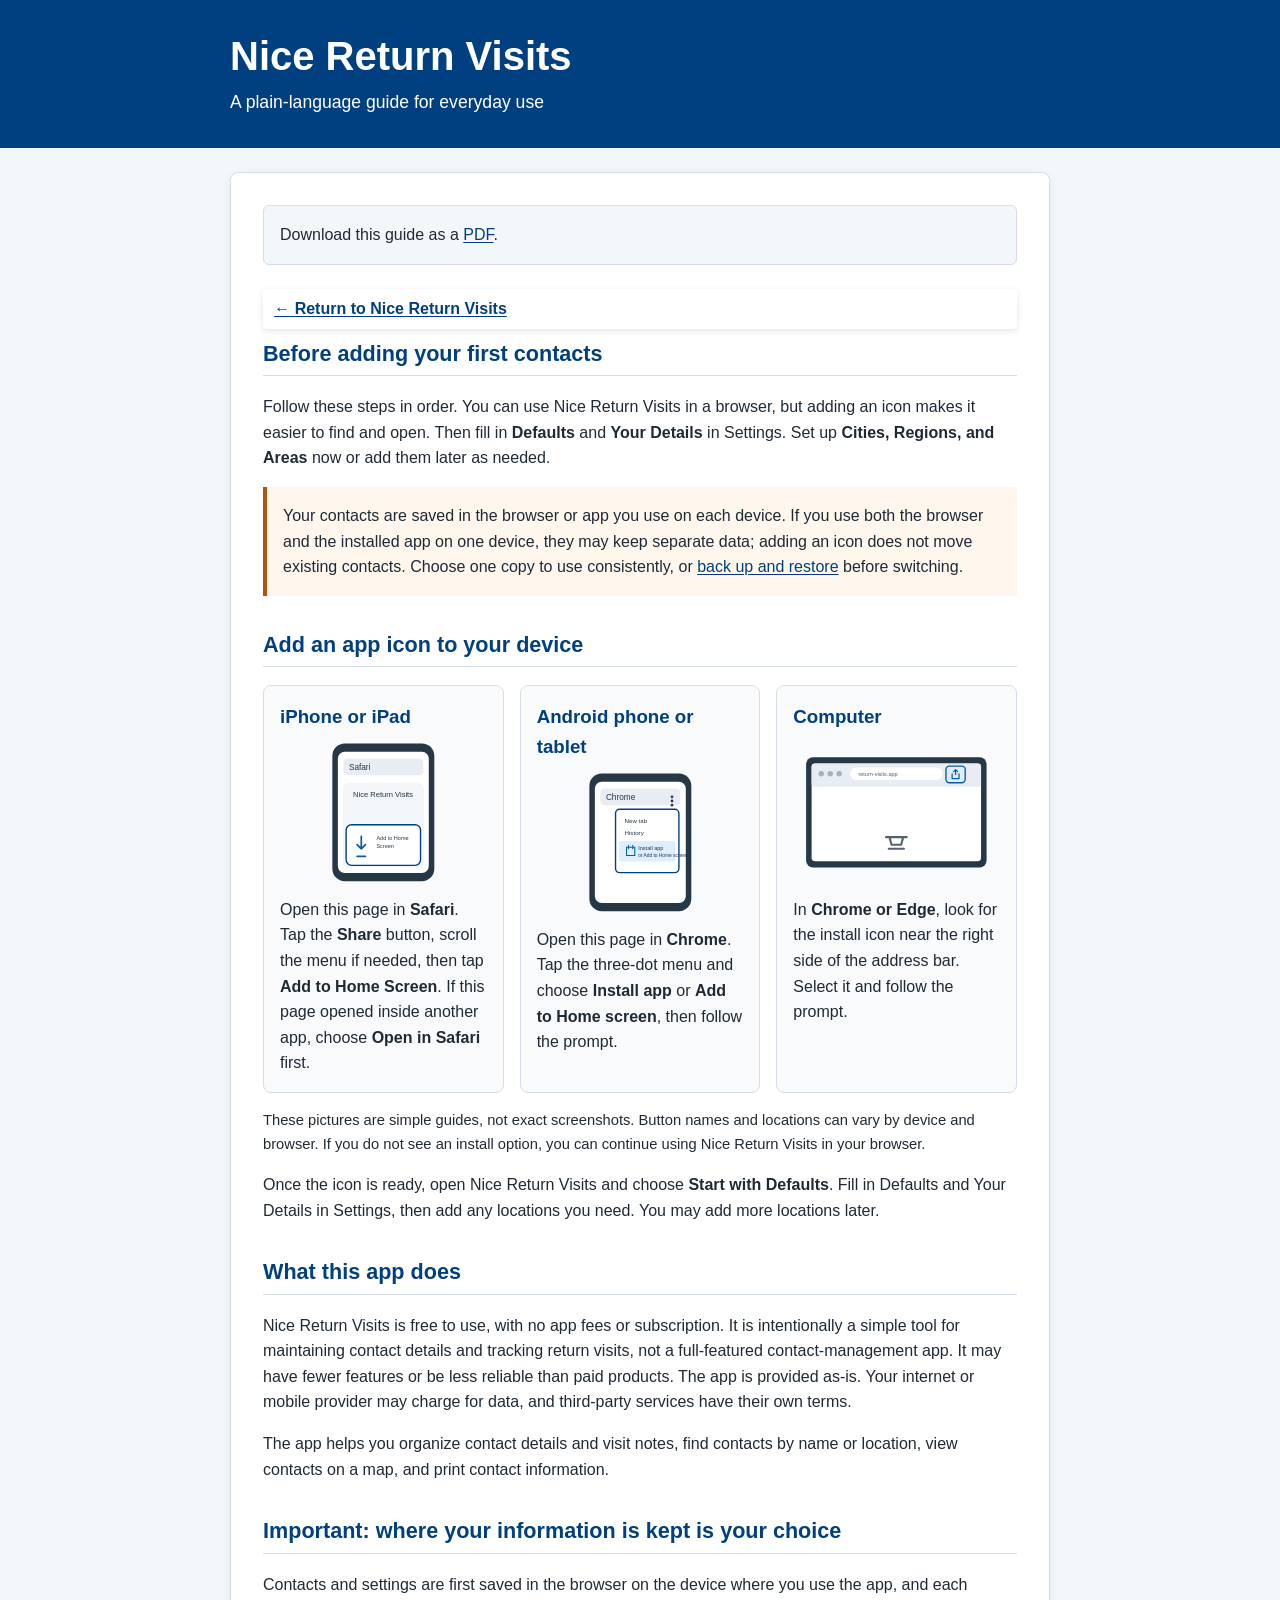
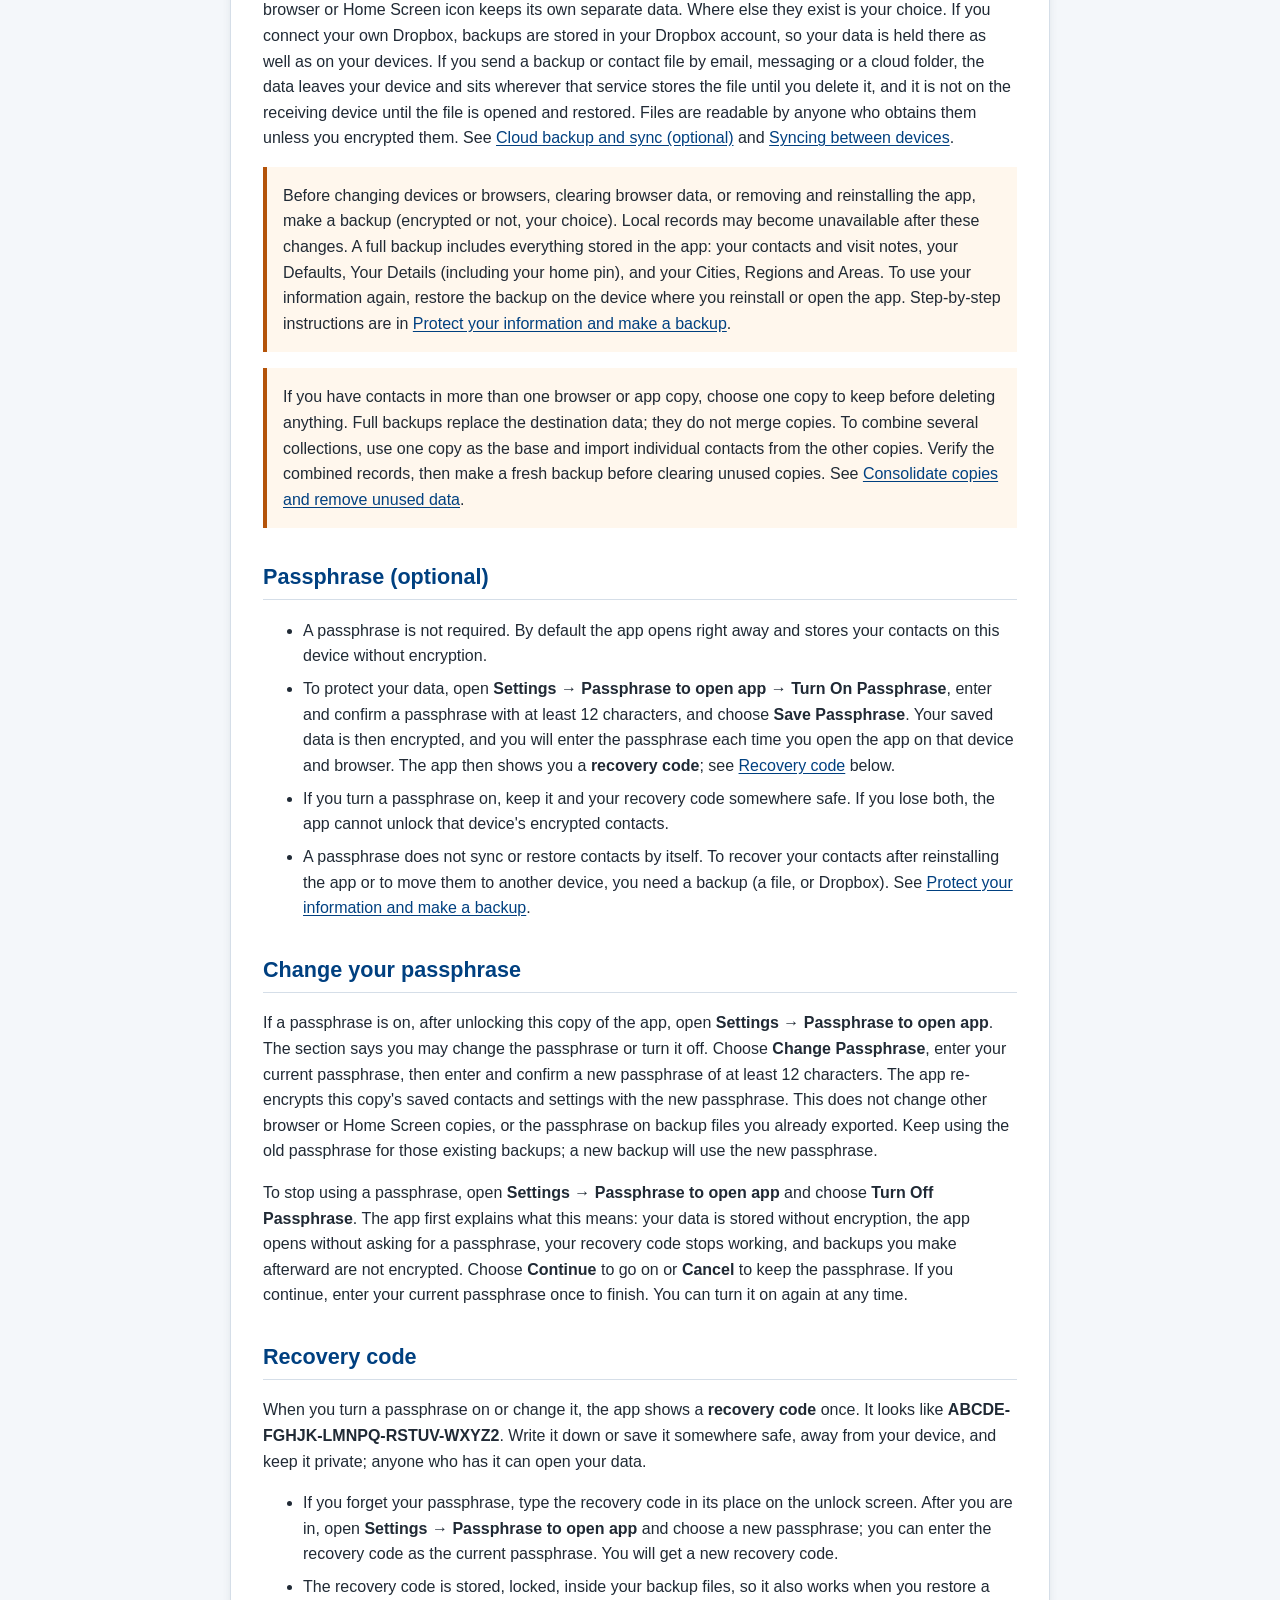
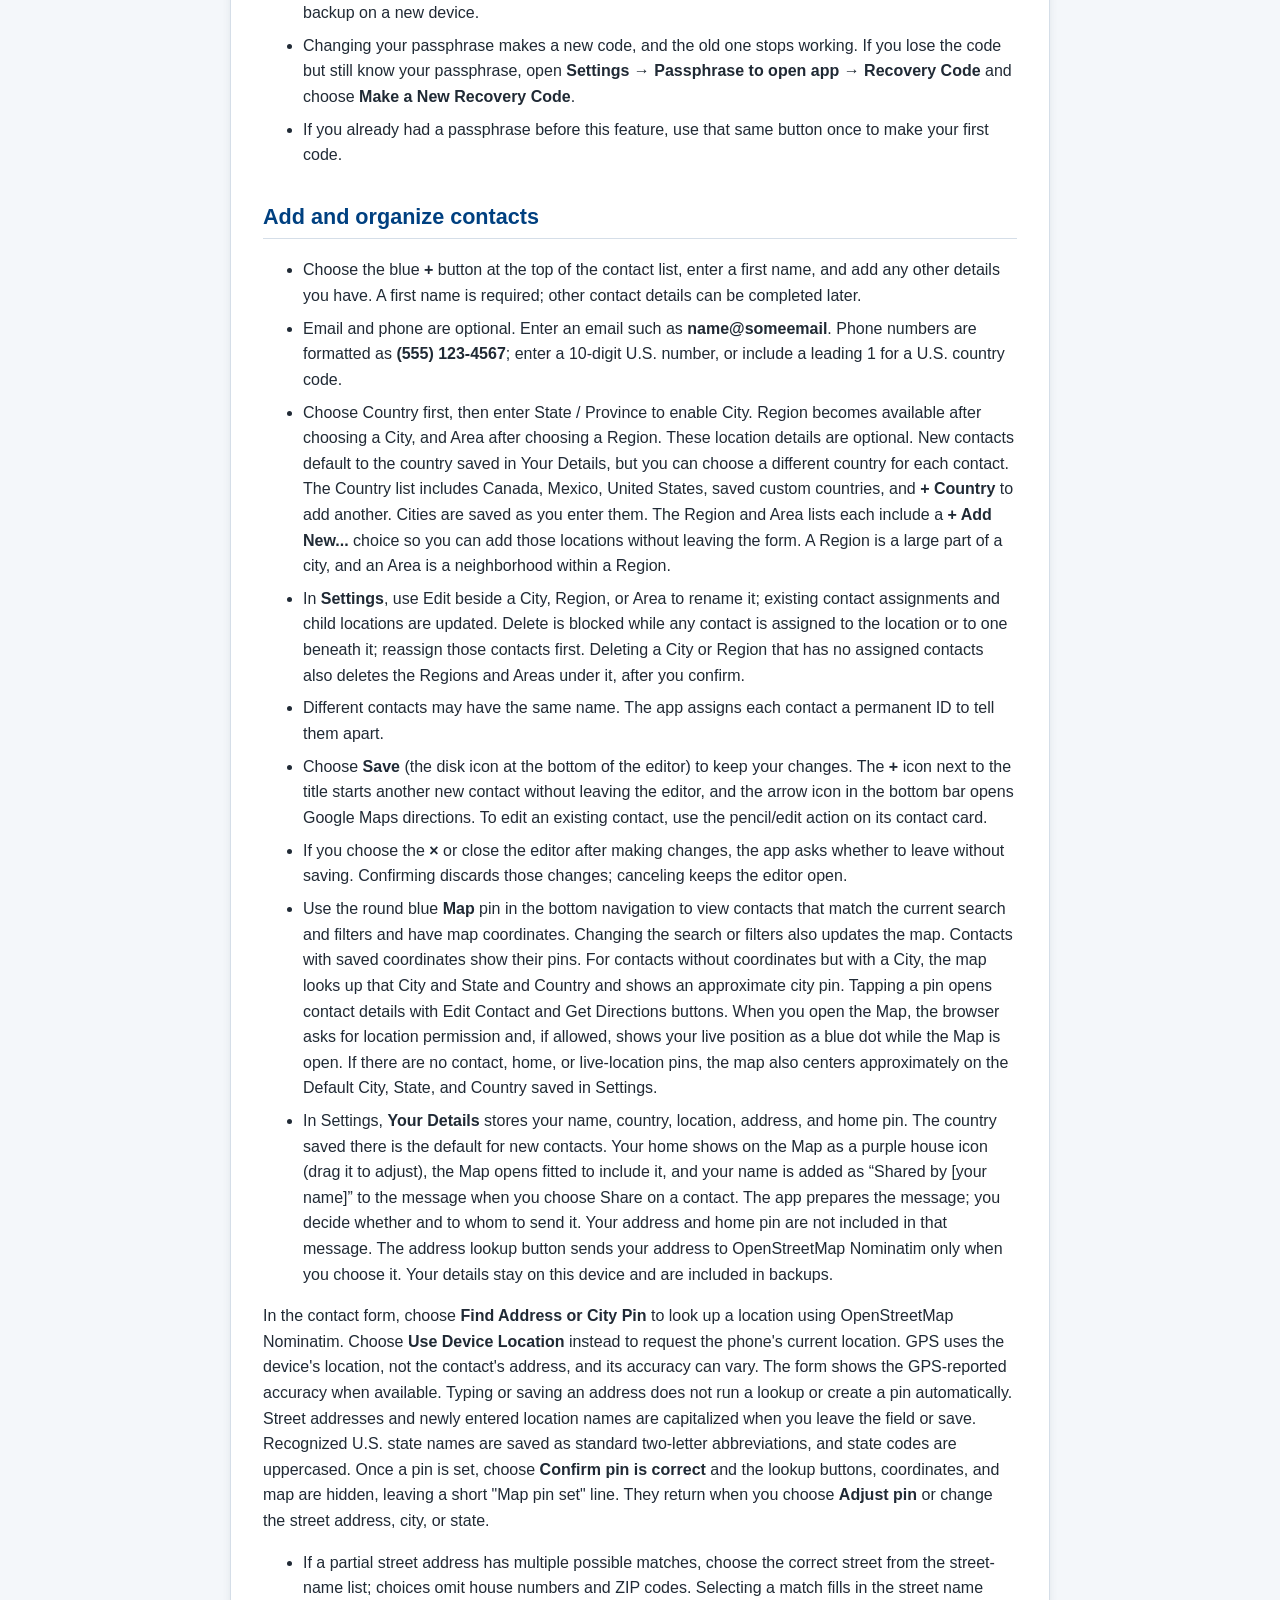
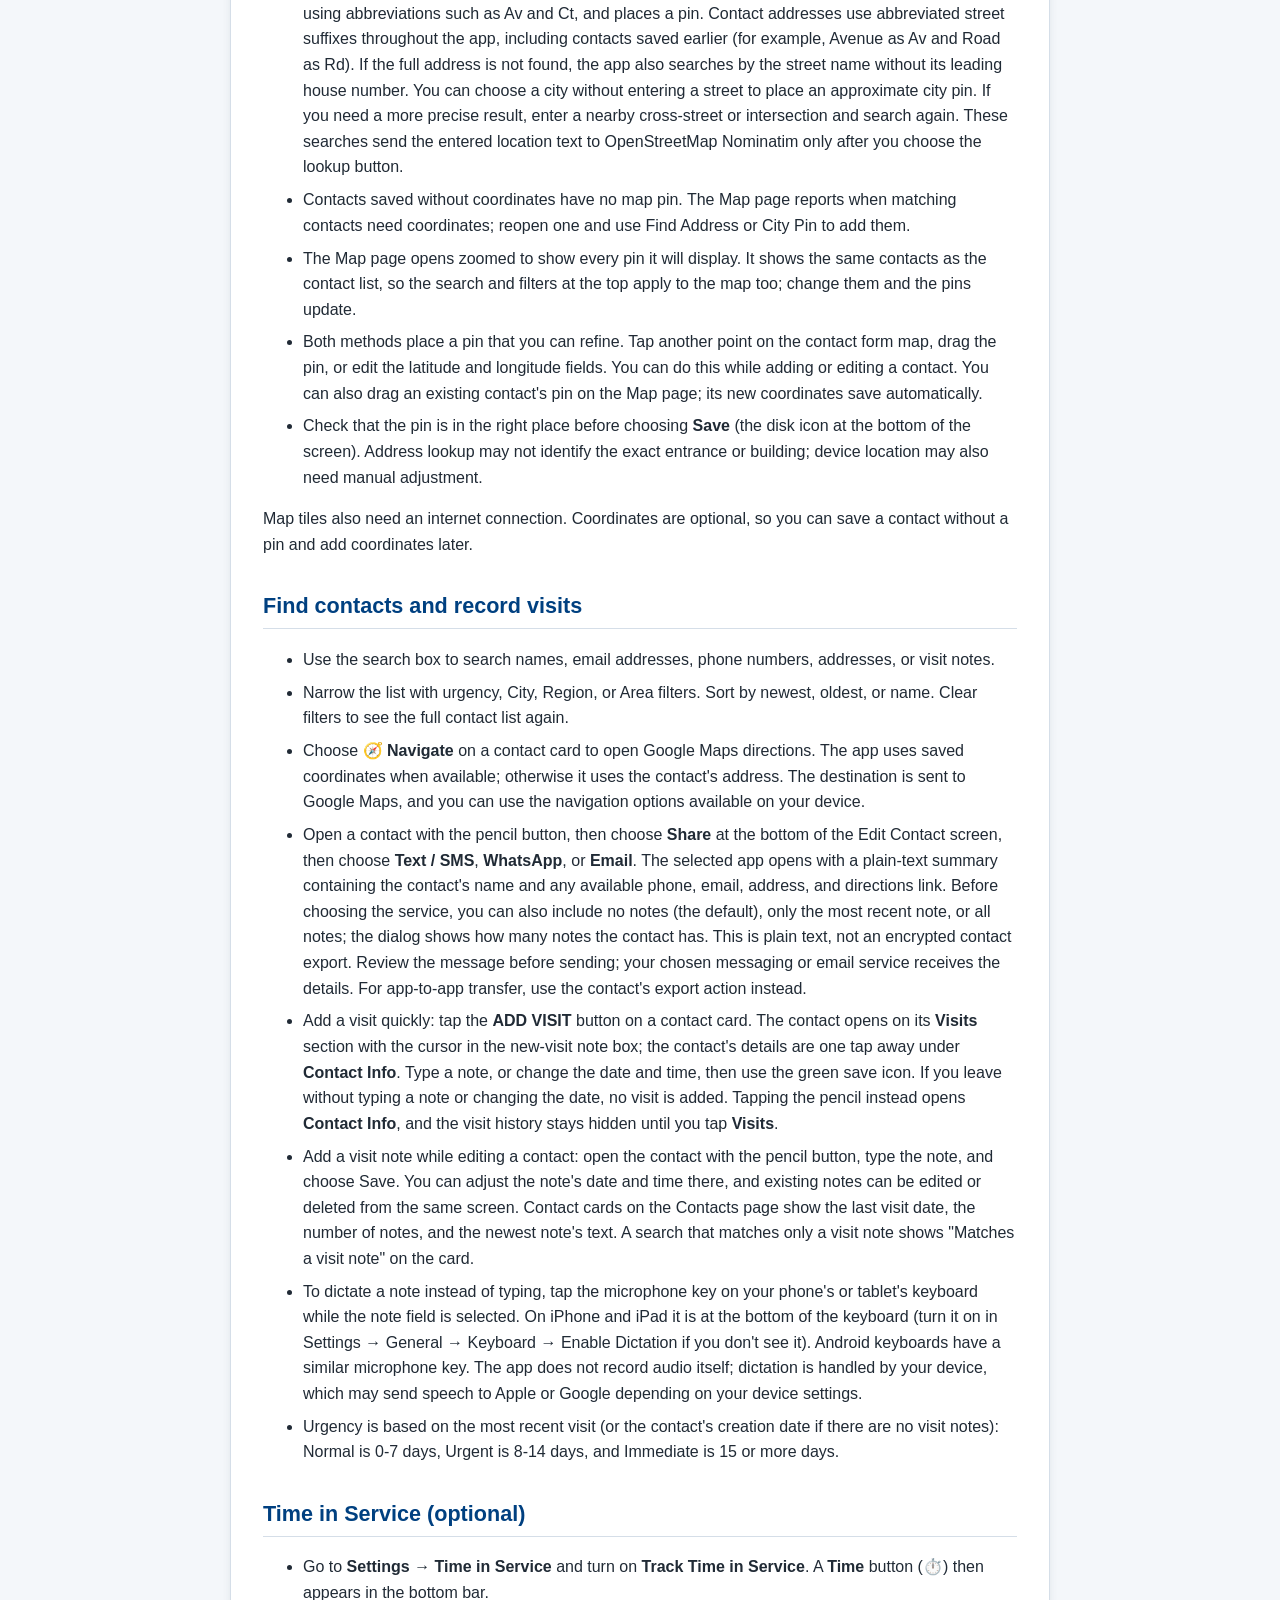
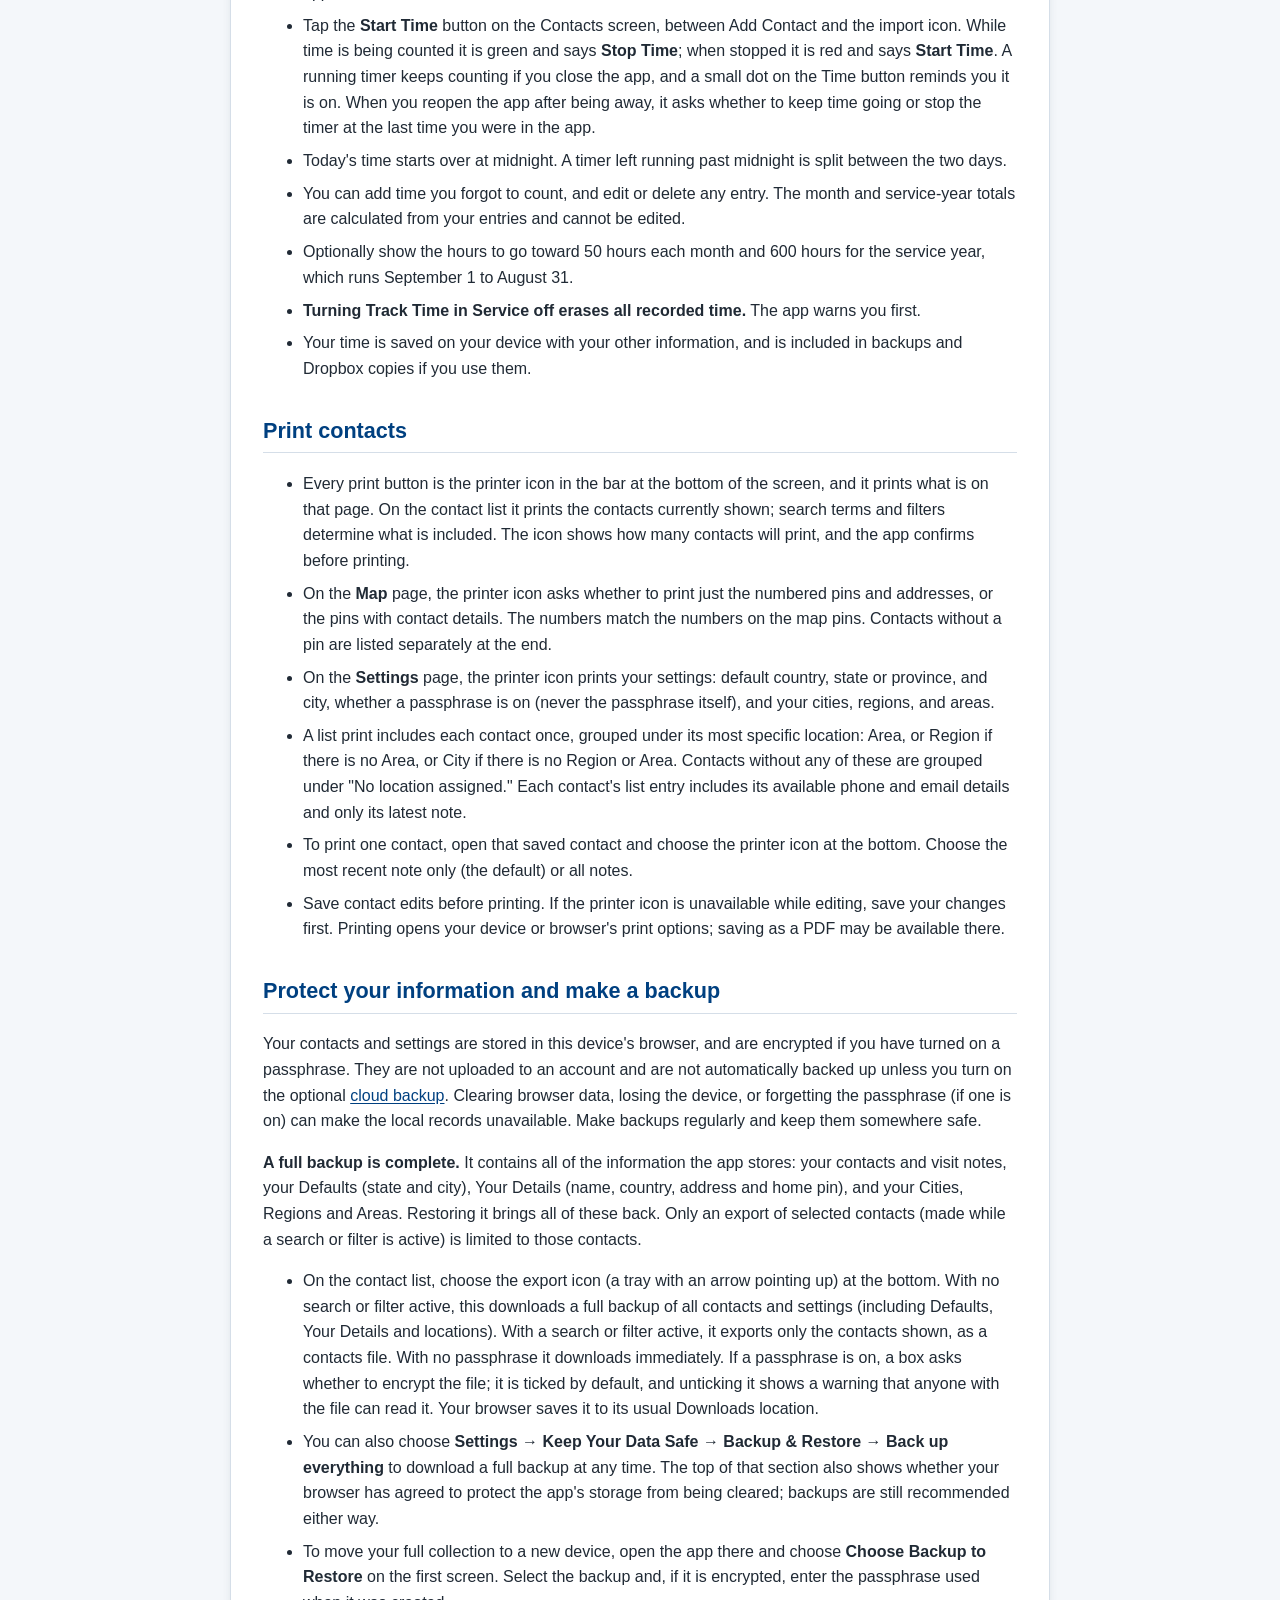
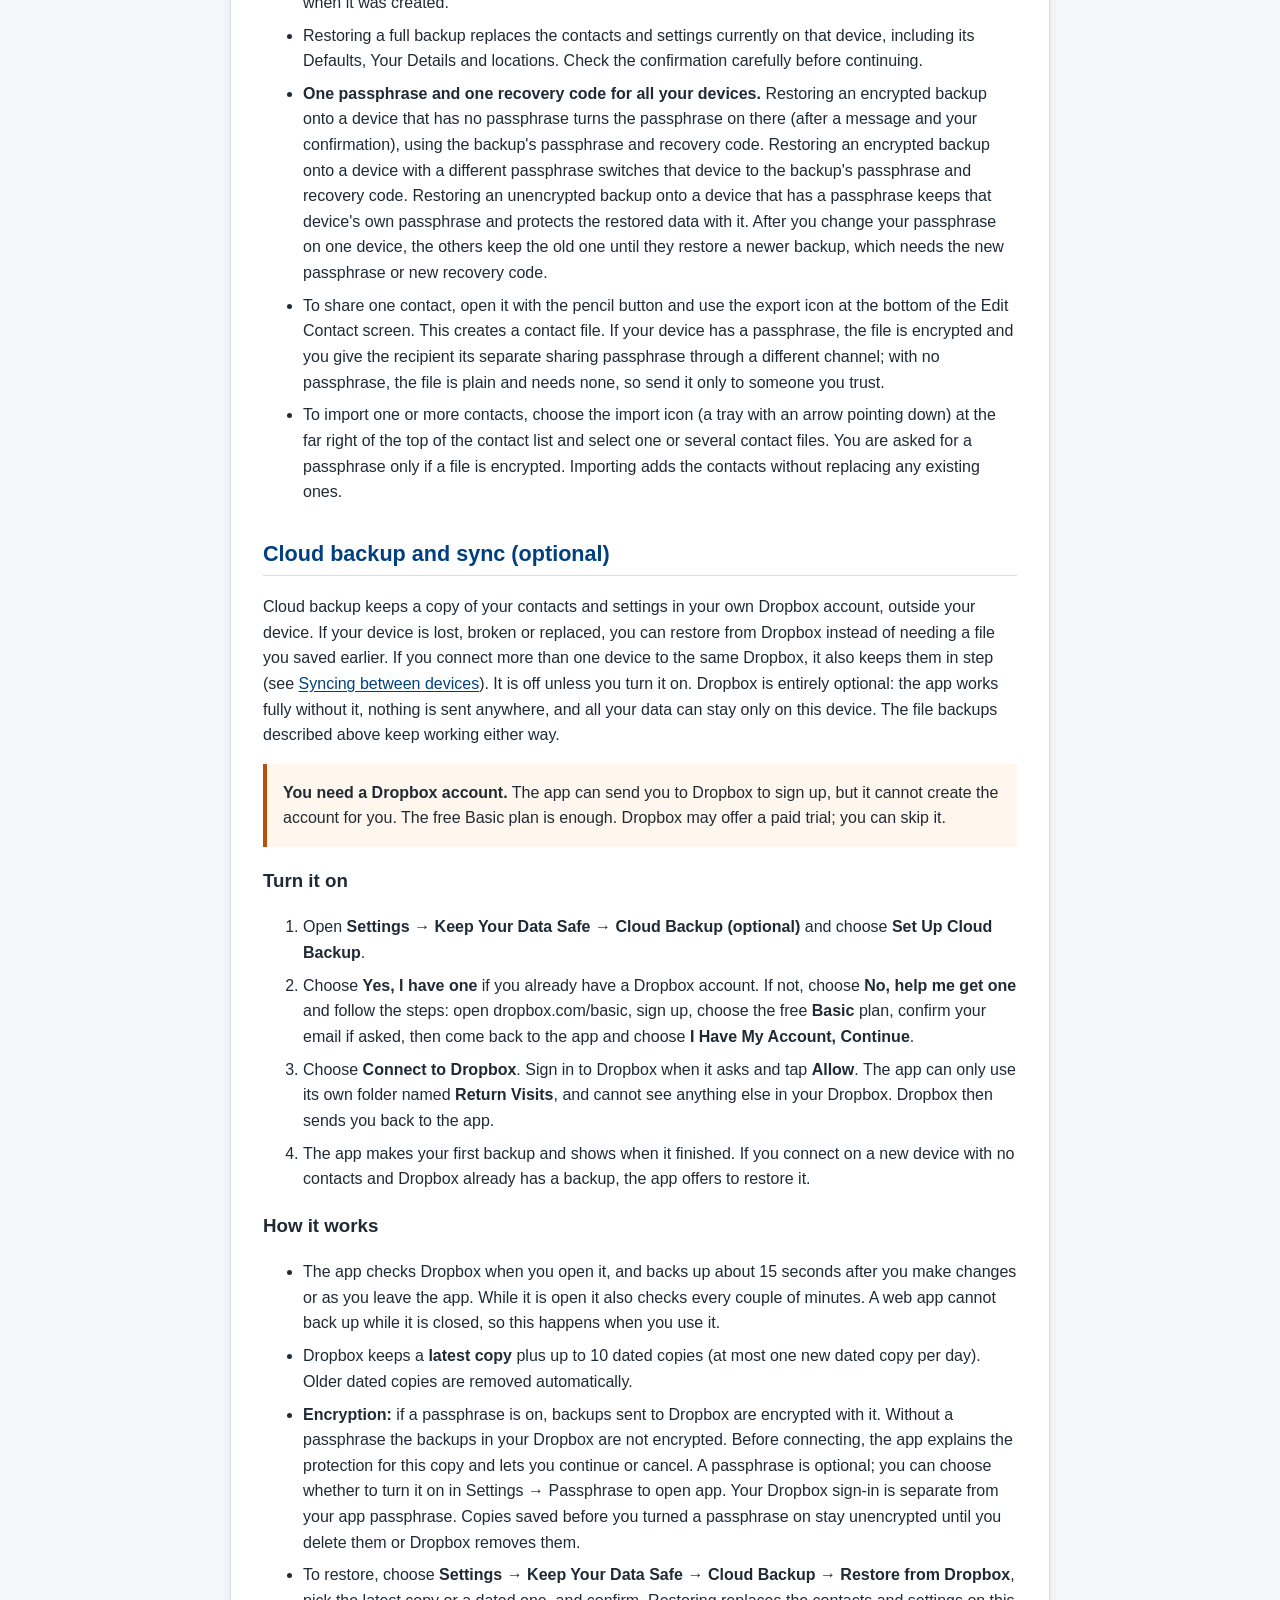
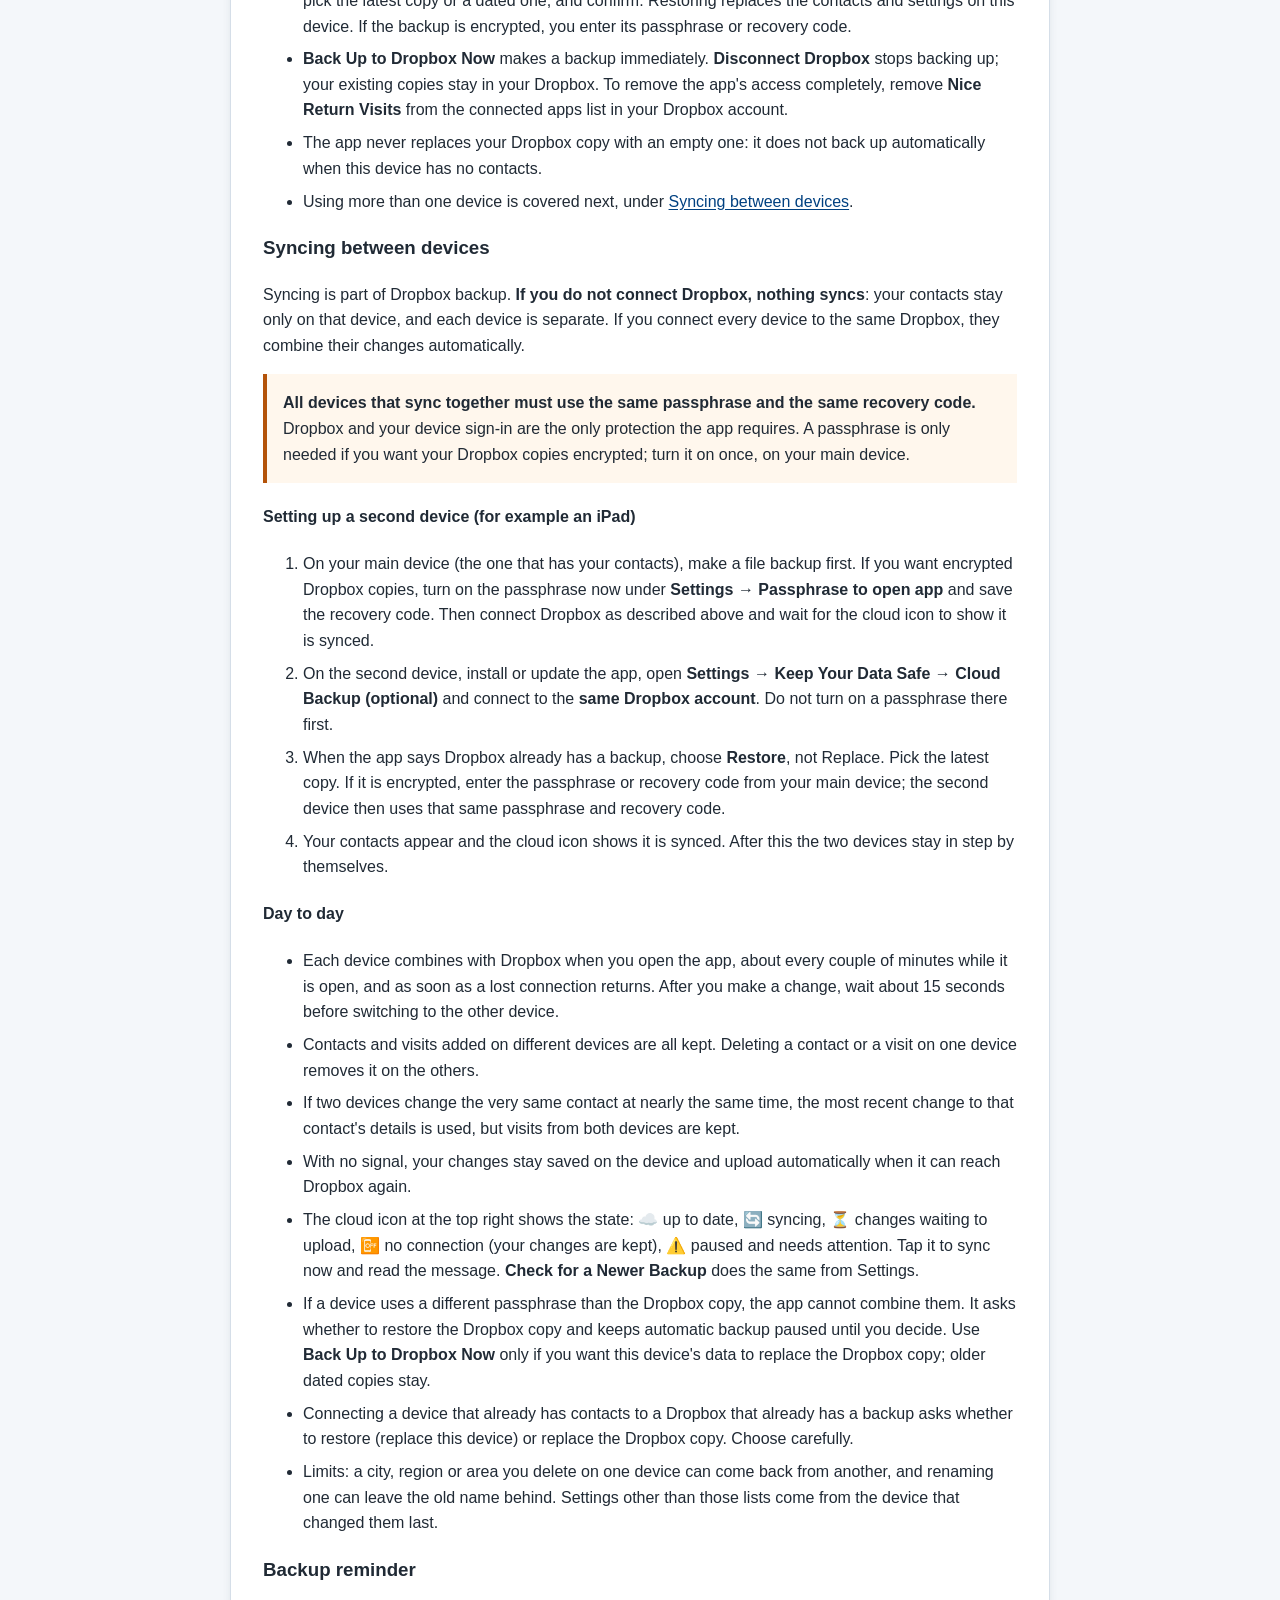
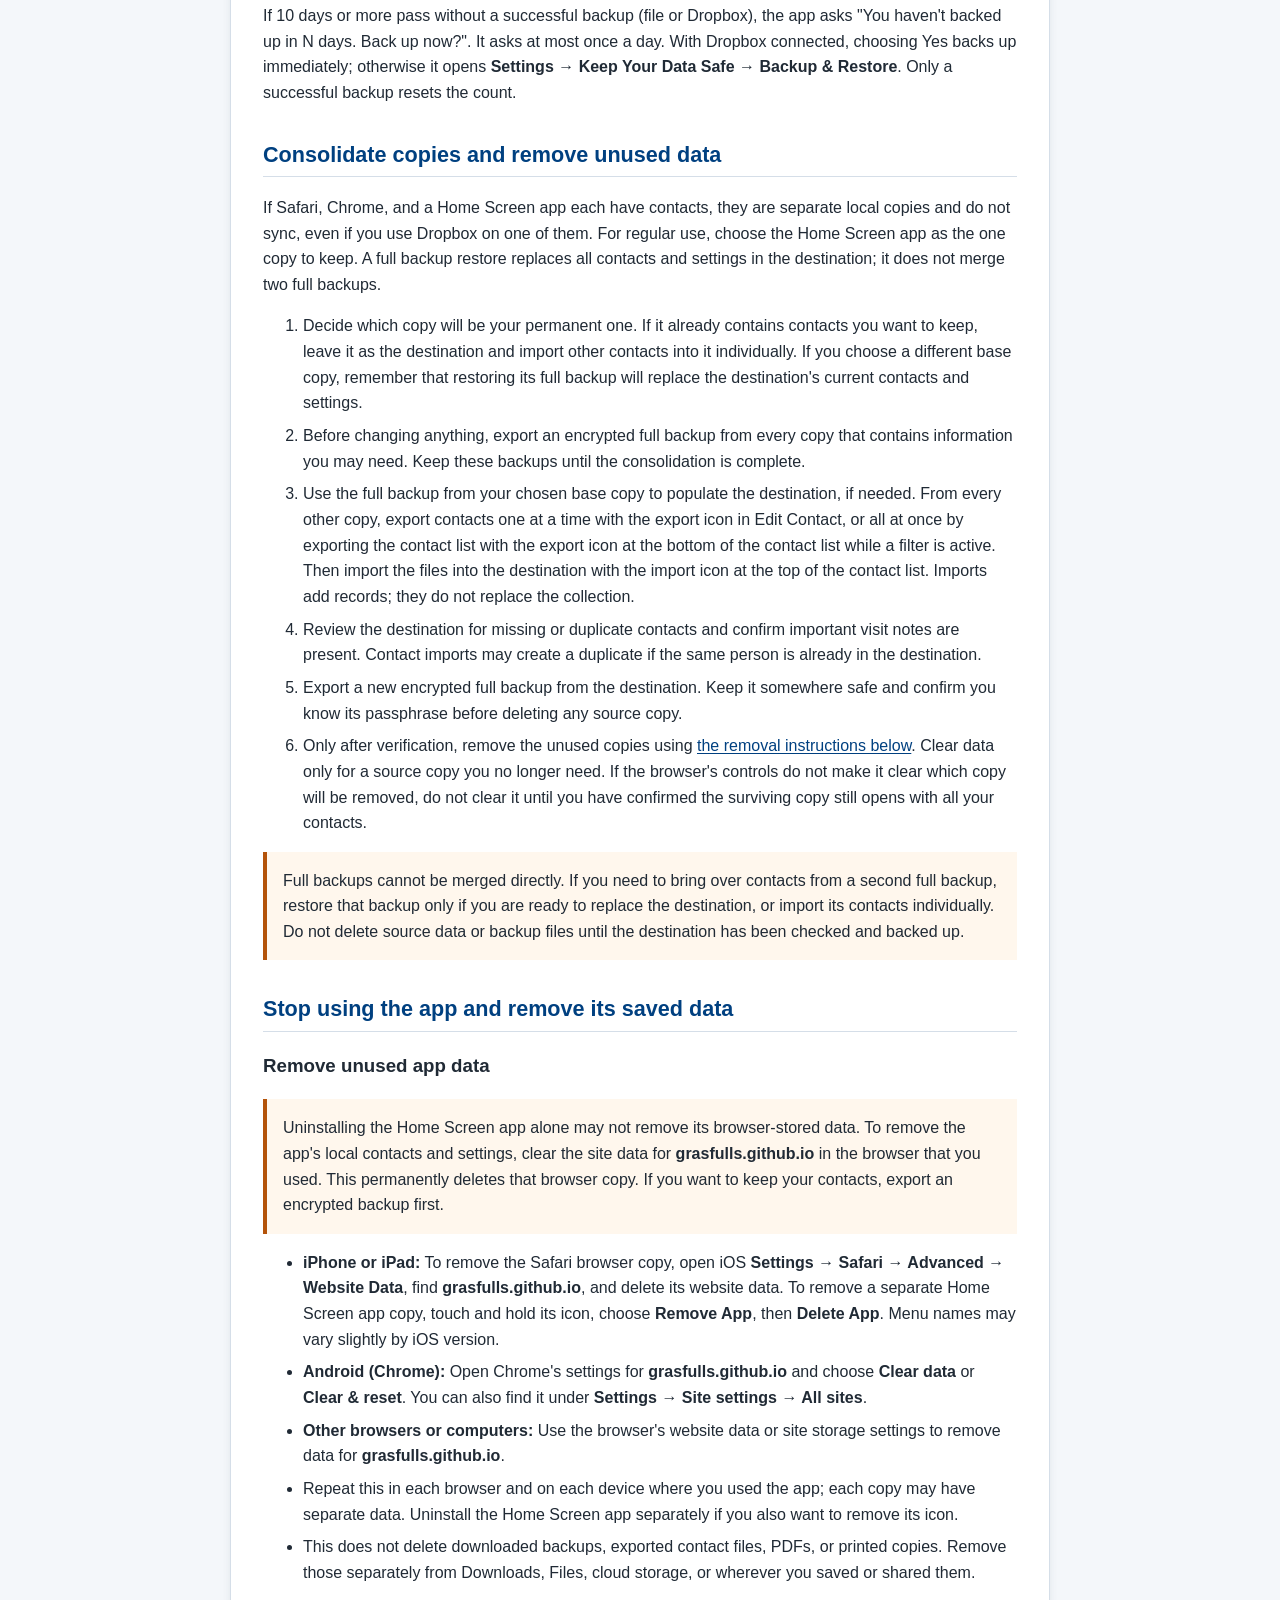
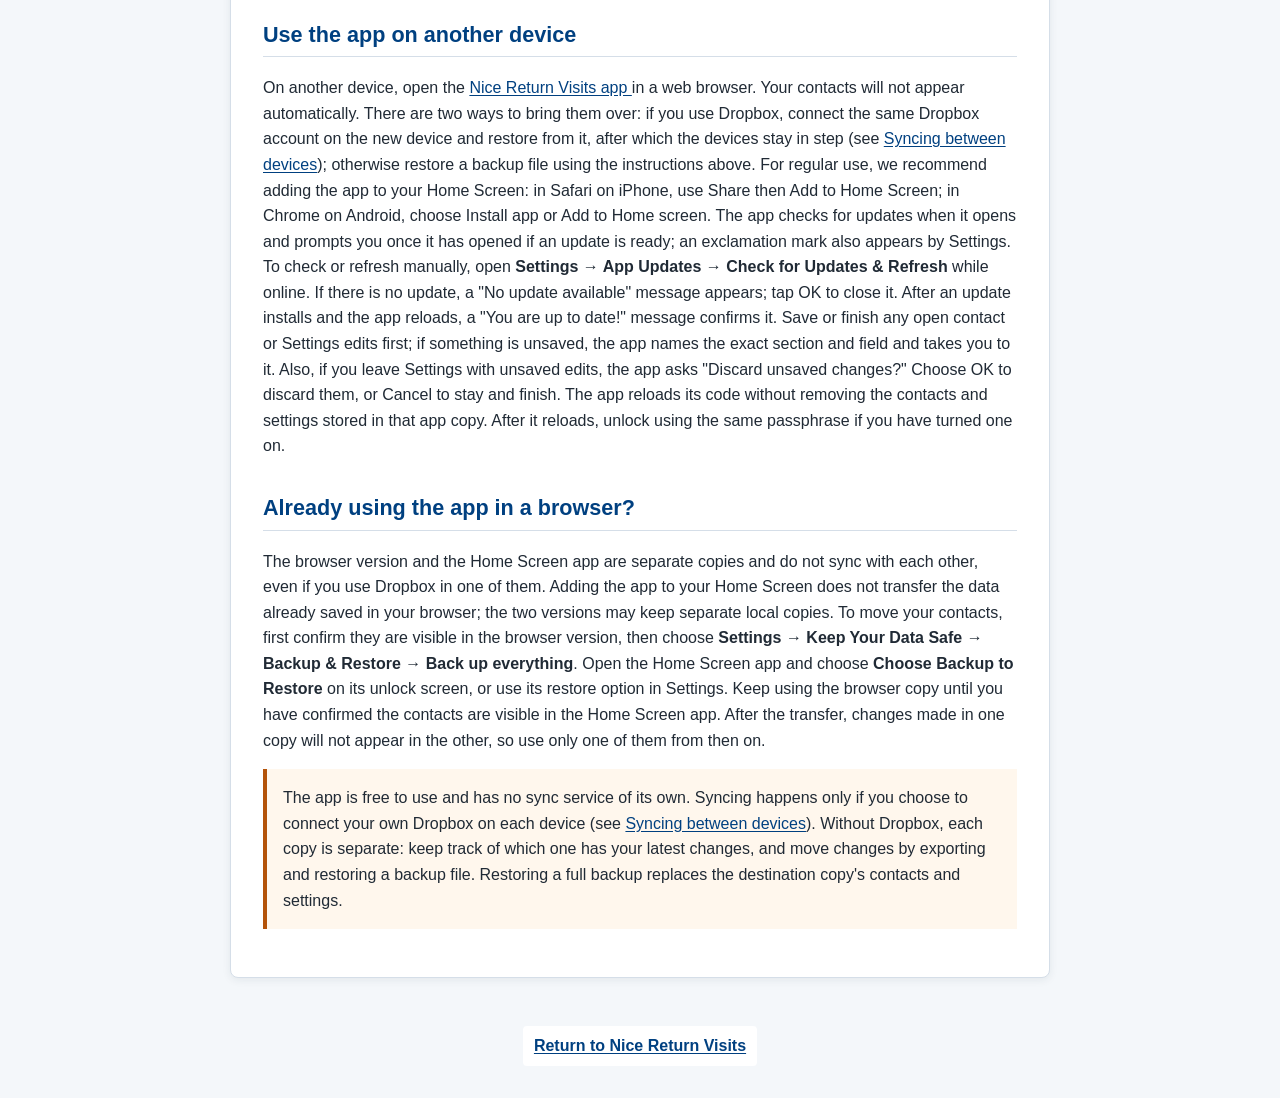
<file: help.html>
<!doctype html>
<html lang="en">
  <head>
    <meta charset="utf-8" />
    <meta name="viewport" content="width=device-width, initial-scale=1" />
    <meta
      name="description"
      content="Plain-language instructions for using Nice Return Visits."
    />
    <title>Nice Return Visits - User Guide</title>
    <style>
      :root {
        color-scheme: light;
        font-family: Arial, Helvetica, sans-serif;
        color: #202a35;
        background: #f4f7fa;
        line-height: 1.6;
      }

      * {
        box-sizing: border-box;
      }

      body {
        margin: 0;
      }

      header {
        padding: 2rem 1rem;
        color: white;
        background: #004080;
      }

      header > div,
      main {
        width: min(100% - 2rem, 820px);
        margin: 0 auto;
      }

      header h1 {
        margin: 0;
        font-size: clamp(1.8rem, 5vw, 2.5rem);
        line-height: 1.2;
      }

      header p {
        margin: 0.5rem 0 0;
        font-size: 1.1rem;
      }

      main {
        margin-top: 1.5rem;
        margin-bottom: 3rem;
        padding: clamp(1rem, 4vw, 2rem);
        background: white;
        border: 1px solid #d5dee8;
        border-radius: 8px;
        box-shadow: 0 2px 8px rgb(20 45 70 / 8%);
      }

      h2 {
        margin-top: 2rem;
        padding-bottom: 0.25rem;
        color: #004080;
        border-bottom: 1px solid #d5dee8;
        font-size: 1.35rem;
      }

      h2:first-of-type {
        margin-top: 0;
      }

      a {
        color: #004080;
        text-underline-offset: 0.15em;
      }

      a:focus-visible {
        outline: 3px solid #d97706;
        outline-offset: 3px;
      }

      .notice {
        padding: 1rem;
        border-left: 4px solid #b45309;
        background: #fff7ed;
      }

      .install-guide-grid {
        display: grid;
        grid-template-columns: repeat(auto-fit, minmax(min(100%, 220px), 1fr));
        gap: 1rem;
        margin: 1rem 0;
      }

      .install-guide-card {
        padding: 1rem;
        border: 1px solid #d5dee8;
        border-radius: 8px;
        background: #f8fafc;
      }

      .install-guide-card h3 {
        margin: 0 0 0.5rem;
        color: #004080;
      }

      .install-guide-card svg {
        display: block;
        width: 100%;
        height: auto;
        margin: 0 auto 0.75rem;
      }

      .install-guide-card p {
        margin: 0;
      }

      .illustration-note {
        font-size: 0.92rem;
      }

      .return-to-app {
        display: inline-block;
        padding: 0.45rem 0.7rem;
        border-radius: 4px;
        background: white;
        font-weight: bold;
      }

      main > .return-to-app {
        display: block;
        width: 100%;
        position: sticky;
        top: 0;
        z-index: 1;
        margin-bottom: 0.5rem;
        background: white;
        box-shadow: 0 2px 6px rgb(20 45 70 / 12%);
      }

      #phone-setup,
      #install-guide {
        scroll-margin-top: 4rem;
      }

      li + li {
        margin-top: 0.45rem;
      }

      .document-link {
        margin: 0 0 1.5rem;
        padding: 1rem;
        border: 1px solid #d5dee8;
        border-radius: 6px;
        background: #f4f7fa;
      }

      footer {
        padding: 0 1rem 2rem;
        text-align: center;
      }

      @media print {
        :root {
          background: white;
        }

        header {
          padding: 0 0 1rem;
          color: #202a35;
          background: white;
        }

        header > div,
        main {
          width: 100%;
        }

        main {
          margin: 0;
          padding: 0;
          border: 0;
          box-shadow: none;
        }

        .document-link {
          display: none;
        }

        .return-to-app {
          display: none;
        }

        a {
          color: inherit;
        }
      }
    </style>
  </head>
  <body>
    <header>
      <div>
        <h1>Nice Return Visits</h1>
        <p>A plain-language guide for everyday use</p>
      </div>
    </header>

    <main>
      <p class="document-link">
        Download this guide as a
        <a href="./docs/Nice-Return-Visits-Setup-User-Guide.pdf" download>PDF</a>.
      </p>
      <a class="return-to-app" href="./">← Return to Nice Return Visits</a>
      <h2 id="phone-setup">Before adding your first contacts</h2>
      <p>
        Follow these steps in order. You can use Nice Return Visits in a browser,
        but adding an icon makes it easier to find and open. Then fill in
        <strong>Defaults</strong> and <strong>Your Details</strong> in Settings.
        Set up <strong>Cities, Regions, and Areas</strong> now or add them
        later as needed.
      </p>
      <p class="notice">
        Your contacts are saved in the browser or app you use on each device.
        If you use both the browser and the installed app on one device, they
        may keep separate data; adding an icon does not move existing contacts.
        Choose one copy to use consistently, or
        <a href="#backup">back up and restore</a> before switching.
      </p>

      <h2 id="install-guide">Add an app icon to your device</h2>
      <div class="install-guide-grid">
        <section class="install-guide-card" aria-labelledby="iphone-install">
          <h3 id="iphone-install">iPhone or iPad</h3>
          <svg viewBox="0 0 300 210" role="img" aria-labelledby="ios-title">
            <title id="ios-title">Safari Share menu with Add to Home Screen highlighted</title>
            <rect x="76" y="5" width="148" height="200" rx="18" fill="#263746"/>
            <rect x="84" y="17" width="132" height="176" rx="10" fill="#fff"/>
            <rect x="92" y="27" width="116" height="24" rx="6" fill="#e7edf3"/>
            <text x="100" y="43" font-size="12" fill="#263746">Safari</text>
            <rect x="91" y="62" width="118" height="123" rx="8" fill="#f3f6f9"/>
            <text x="106" y="83" font-size="11" fill="#263746">Nice Return Visits</text>
            <path d="M151 167v-25m0 0-9 9m9-9 9 9M141 174h20" fill="none" stroke="#075ca8" stroke-width="4" stroke-linecap="round" stroke-linejoin="round"/>
            <rect x="96" y="123" width="108" height="59" rx="8" fill="#fff" stroke="#004080" stroke-width="2"/>
            <path d="M118 140v18m-6-6 6 6 6-6m-12 17h12" fill="none" stroke="#075ca8" stroke-width="2.5" stroke-linecap="round" stroke-linejoin="round"/>
            <text x="140" y="145" font-size="8" fill="#263746">Add to Home</text>
            <text x="140" y="157" font-size="8" fill="#263746">Screen</text>
          </svg>
          <p>
            Open this page in <strong>Safari</strong>. Tap the
            <strong>Share</strong> button, scroll the menu if needed, then tap
            <strong>Add to Home Screen</strong>. If this page opened inside
            another app, choose <strong>Open in Safari</strong> first.
          </p>
        </section>

        <section class="install-guide-card" aria-labelledby="android-install">
          <h3 id="android-install">Android phone or tablet</h3>
          <svg viewBox="0 0 300 210" role="img" aria-labelledby="android-title">
            <title id="android-title">Chrome menu with Install app highlighted</title>
            <rect x="76" y="5" width="148" height="200" rx="18" fill="#263746"/>
            <rect x="84" y="17" width="132" height="176" rx="10" fill="#fff"/>
            <rect x="92" y="27" width="116" height="24" rx="6" fill="#e7edf3"/>
            <text x="100" y="43" font-size="12" fill="#263746">Chrome</text>
            <circle cx="196" cy="39" r="2" fill="#263746"/>
            <circle cx="196" cy="45" r="2" fill="#263746"/>
            <circle cx="196" cy="51" r="2" fill="#263746"/>
            <rect x="114" y="57" width="92" height="92" rx="6" fill="#fff" stroke="#004080" stroke-width="2"/>
            <text x="127" y="77" font-size="9" fill="#263746">New tab</text>
            <text x="127" y="95" font-size="9" fill="#263746">History</text>
            <rect x="119" y="103" width="82" height="30" rx="4" fill="#dceeff"/>
            <path d="M130 112h12v12h-12zM133 109v6m6-6v6" fill="none" stroke="#075ca8" stroke-width="1.5"/>
            <text x="147" y="116" font-size="8" fill="#263746">Install app</text>
            <text x="147" y="126" font-size="7" fill="#263746">or Add to Home screen</text>
          </svg>
          <p>
            Open this page in <strong>Chrome</strong>. Tap the three-dot menu
            and choose <strong>Install app</strong> or
            <strong>Add to Home screen</strong>, then follow the prompt.
          </p>
        </section>

        <section class="install-guide-card" aria-labelledby="computer-install">
          <h3 id="computer-install">Computer</h3>
          <svg viewBox="0 0 300 210" role="img" aria-labelledby="computer-title">
            <title id="computer-title">Browser address bar with the install icon highlighted</title>
            <rect x="19" y="25" width="262" height="160" rx="10" fill="#263746"/>
            <rect x="27" y="34" width="246" height="142" rx="5" fill="#fff"/>
            <rect x="27" y="34" width="246" height="34" rx="5" fill="#e7edf3"/>
            <circle cx="41" cy="49" r="4" fill="#a5b3c0"/>
            <circle cx="54" cy="49" r="4" fill="#a5b3c0"/>
            <circle cx="67" cy="49" r="4" fill="#a5b3c0"/>
            <rect x="83" y="40" width="134" height="18" rx="9" fill="#fff"/>
            <text x="95" y="52" font-size="8" fill="#526273">return-visits.app</text>
            <rect x="222" y="38" width="28" height="24" rx="5" fill="#dceeff" stroke="#075ca8" stroke-width="2"/>
            <path d="M231 49v7h10v-7m-5 1V43m-3 3 3-3 3 3" fill="none" stroke="#075ca8" stroke-width="1.8" stroke-linecap="round" stroke-linejoin="round"/>
            <path d="M135 141h30m-25 0 3 11h14l3-11m-21 17h22" fill="none" stroke="#526273" stroke-width="3" stroke-linecap="round" stroke-linejoin="round"/>
          </svg>
          <p>
            In <strong>Chrome or Edge</strong>, look for the install icon near
            the right side of the address bar. Select it and follow the prompt.
          </p>
        </section>
      </div>
      <p class="illustration-note">
        These pictures are simple guides, not exact screenshots. Button names
        and locations can vary by device and browser. If you do not see an
        install option, you can continue using Nice Return Visits in your browser.
      </p>
      <p>
        Once the icon is ready, open Nice Return Visits and choose
        <strong>Start with Defaults</strong>. Fill in Defaults and Your Details
        in Settings, then add any locations you need. You may add more locations
        later.
      </p>

      <h2>What this app does</h2>
      <p>
        Nice Return Visits is free to use, with no app fees or subscription. It is
        intentionally a simple tool for maintaining contact details and
        tracking return visits, not a full-featured contact-management app. It
        may have fewer features or be less reliable than paid products. The app
        is provided as-is. Your internet or mobile provider may charge for data,
        and third-party services have their own terms.
      </p>
      <p>
        The app helps you organize contact details and visit notes, find
        contacts by name or location, view contacts on a map, and print contact
        information.
      </p>

      <h2>Important: where your information is kept is your choice</h2>
      <p>
              Contacts and settings are first saved in the browser on the device where
              you use the app, and each browser or Home Screen icon keeps its own
              separate data. Where else they exist is your choice. If you connect your
              own Dropbox, backups are stored in your Dropbox account, so your data is
              held there as well as on your devices. If you send a backup or contact
              file by email, messaging or a cloud folder, the data leaves your device
              and sits wherever that service stores the file until you delete it, and
              it is not on the receiving device until the file is opened and
              restored. Files are readable by anyone who obtains them unless you
              encrypted them. See
        <a href="#cloud-backup">Cloud backup and sync (optional)</a> and
        <a href="#sync">Syncing between devices</a>.
      </p>
      <p class="notice">
        Before changing devices or browsers, clearing browser data, or removing
        and reinstalling the app, make a backup (encrypted or not, your choice). Local records may
        become unavailable after these changes. A full backup includes
        everything stored in the app: your contacts and visit notes, your
        Defaults, Your Details (including your home pin), and your Cities,
        Regions and Areas. To use your information again,
        restore the backup on the device where you reinstall or open the app.
        Step-by-step instructions are in
        <a href="#backup">Protect your information and make a backup</a>.
      </p>
      <p class="notice">
        If you have contacts in more than one browser or app copy, choose one
        copy to keep before deleting anything. Full backups replace the
        destination data; they do not merge copies. To combine several
        collections, use one copy as the base and import individual contacts
        from the other copies. Verify the combined records, then make a fresh
        backup before clearing unused copies. See
        <a href="#consolidate">Consolidate copies and remove unused data</a>.
      </p>

      <h2>Passphrase (optional)</h2>
      <ul>
        <li>
          A passphrase is not required. By default the app opens right away
          and stores your contacts on this device without encryption.
        </li>
        <li>
          To protect your data, open <strong>Settings → Passphrase to open app → Turn On
          Passphrase</strong>, enter and confirm a passphrase with at least 12
          characters, and choose <strong>Save Passphrase</strong>. Your saved data is then encrypted, and you will enter
          the passphrase each time you open the app on that device and browser.
          The app then shows you a <strong>recovery code</strong>; see
          <a href="#recovery-code">Recovery code</a> below.
        </li>
        <li>
          If you turn a passphrase on, keep it and your recovery code
          somewhere safe. If you lose both, the app cannot unlock that
          device's encrypted contacts.
        </li>
        <li>
          A passphrase does not sync or restore contacts by itself. To recover
          your contacts after reinstalling the app or to move them to another
          device, you need a backup (a file, or Dropbox). See
          <a href="#backup">Protect your information and make a backup</a>.
        </li>
      </ul>

      <h2>Change your passphrase</h2>
      <p>
        If a passphrase is on, after unlocking this copy of the app, open
        <strong>Settings → Passphrase to open app</strong>. The section says you may change
        the passphrase or turn it off. Choose <strong>Change Passphrase</strong>,
        enter your current passphrase, then enter and confirm a new passphrase
        of at least 12 characters. The app re-encrypts this copy's saved
        contacts and settings with the new passphrase. This does not change
        other browser or Home Screen copies, or the passphrase on backup files
        you already exported. Keep using the old passphrase for those existing
        backups; a new backup will use the new passphrase.
      </p>
      <p>
        To stop using a passphrase, open <strong>Settings → Passphrase to open app</strong>
        and choose <strong>Turn Off Passphrase</strong>. The app first explains
        what this means: your data is stored without encryption, the app opens
        without asking for a passphrase, your recovery code stops working, and
        backups you make afterward are not encrypted. Choose
        <strong>Continue</strong> to go on or <strong>Cancel</strong> to keep the
        passphrase. If you continue, enter your current passphrase once to
        finish. You can turn it on again at any time.
      </p>

      <h2 id="recovery-code">Recovery code</h2>
      <p>
        When you turn a passphrase on or change it, the app shows a
        <strong>recovery code</strong> once. It looks like
        <strong>ABCDE-FGHJK-LMNPQ-RSTUV-WXYZ2</strong>. Write it down or save it
        somewhere safe, away from your device, and keep it private; anyone who
        has it can open your data.
      </p>
      <ul>
        <li>
          If you forget your passphrase, type the recovery code in its place on
          the unlock screen. After you are in, open
          <strong>Settings → Passphrase to open app</strong> and choose a new passphrase;
          you can enter the recovery code as the current passphrase. You will
          get a new recovery code.
        </li>
        <li>
          The recovery code is stored, locked, inside your backup files, so it
          also works when you restore a backup on a new device.
        </li>
        <li>
          Changing your passphrase makes a new code, and the old one stops
          working. If you lose the code but still know your passphrase, open
          <strong>Settings → Passphrase to open app → Recovery Code</strong> and choose
          <strong>Make a New Recovery Code</strong>.
        </li>
        <li>
          If you already had a passphrase before this feature, use that same
          button once to make your first code.
        </li>
      </ul>

      <h2>Add and organize contacts</h2>
      <ul>
        <li>
          Choose the blue <strong>+</strong> button at the top of the contact
          list, enter a first name, and add any
          other details you have. A first name is required; other contact
          details can be completed later.
        </li>
        <li>
          Email and phone are optional. Enter an email such as
          <strong>name@someemail</strong>. Phone numbers are formatted as
          <strong>(555) 123-4567</strong>; enter a 10-digit U.S. number, or
          include a leading 1 for a U.S. country code.
        </li>
        <li>
          Choose Country first, then enter State / Province to enable City.
          Region becomes available after choosing a City, and Area after
          choosing a Region. These location details are optional. New contacts
          default to the country saved in Your Details, but you can choose a
          different country for each contact. The Country list includes Canada,
          Mexico, United States, saved custom countries, and <strong>+ Country</strong>
          to add another. Cities are saved as you enter them. The Region and
          Area lists each include a <strong>+ Add New...</strong> choice so you
          can add those locations without leaving the form. A Region is a large
          part of a city, and an Area is a neighborhood within a Region.
        </li>
        <li>
          In <strong>Settings</strong>, use Edit beside a City, Region, or Area
          to rename it; existing contact assignments and child locations are
          updated. Delete is blocked while any contact is assigned to the
          location or to one beneath it; reassign those contacts first. Deleting
          a City or Region that has no assigned contacts also deletes the
          Regions and Areas under it, after you confirm.
        </li>
        <li>
          Different contacts may have the same name. The app assigns each
          contact a permanent ID to tell them apart.
        </li>
        <li>
          Choose <strong>Save</strong> (the disk icon at the bottom of the editor) to keep your changes.
          The <strong>+</strong> icon next to the title starts another new
          contact without leaving the editor, and the arrow icon in the bottom
          bar opens Google Maps directions. To edit an existing
          contact, use the pencil/edit action on its contact card.
        </li>
        <li>
          If you choose the <strong>×</strong> or close the editor after making
          changes, the app asks whether to leave without saving. Confirming
          discards those changes; canceling keeps the editor open.
        </li>
        <li>
          Use the round blue <strong>Map</strong> pin in the bottom navigation to view
          contacts that match the current search and filters and have map
          coordinates. Changing the search or filters also updates the map.
          Contacts with saved coordinates show their pins. For contacts
          without coordinates but with a City, the map looks up that City and
          State and Country and shows an approximate city pin. Tapping a pin opens contact
          details with Edit Contact and Get Directions buttons. When you open
          the Map, the browser asks for location permission and, if allowed,
          shows your live position as a blue dot while the Map is open. If
          there are no contact, home, or live-location pins, the map also
          centers approximately on the Default City, State, and Country saved in Settings.
        </li>
        <li>
          In Settings, <strong>Your Details</strong> stores your name, country,
          location, address, and home pin. The country saved there is the
          default for new contacts. Your home shows on the Map as a purple house icon (drag
          it to adjust), the Map opens fitted to include it, and your name is
          added as “Shared by [your name]” to the message when you choose Share
          on a contact. The app prepares the message; you decide whether and
          to whom to send it. Your address and home pin are not included in
          that message. The address lookup button sends your address to
          OpenStreetMap Nominatim only when you choose it. Your details stay
          on this device and are included in backups.
        </li>
      </ul>
      <p>
        In the contact form, choose
        <strong>Find Address or City Pin</strong> to look up a location using
        OpenStreetMap Nominatim. Choose <strong>Use Device Location</strong>
        instead to request the phone's current location. GPS uses the device's
        location, not the contact's address, and its accuracy can vary. The
        form shows the GPS-reported accuracy when available. Typing or saving
        an address does not run a lookup or create a pin automatically. Street
        addresses and newly entered location names are capitalized when you
        leave the field or save. Recognized U.S. state names are saved as
        standard two-letter abbreviations, and state codes are uppercased.
        Once a pin is set, choose <strong>Confirm pin is correct</strong> and
        the lookup buttons, coordinates, and map are hidden, leaving a short
        "Map pin set" line. They return when you choose
        <strong>Adjust pin</strong> or change the street address, city, or
        state.
      </p>
      <ul>
        <li>
          If a partial street address has multiple possible matches, choose the
          correct street from the street-name list; choices omit house numbers
          and ZIP codes. Selecting a match fills in the street name using
          abbreviations such as Av and Ct, and places a pin. Contact addresses
          use abbreviated street suffixes throughout the app, including
          contacts saved earlier (for example, Avenue as Av and Road as Rd).
          If the full address is not found, the app also searches by the street
          name without its leading house number.
          You can choose a city without entering a street to place an
          approximate city pin. If you need a more precise result, enter a
          nearby cross-street or intersection and search again. These searches
          send the entered location text to OpenStreetMap Nominatim only after
          you choose the lookup button.
        </li>
        <li>
          Contacts saved without coordinates have no map pin. The Map page
          reports when matching contacts need coordinates; reopen one and use
          Find Address or City Pin to add them.
        </li>
        <li>
          The Map page opens zoomed to show every pin it will display. It shows
          the same contacts as the contact list, so the search and filters at
          the top apply to the map too; change them and the pins update.
        </li>
        <li>
          Both methods place a pin that you can refine. Tap another point on the
          contact form map, drag the pin, or edit the latitude and longitude
          fields. You can do this while adding or editing a contact. You can
          also drag an existing contact's pin on the Map page; its new
          coordinates save automatically.
        </li>
        <li>
          Check that the pin is in the right place before choosing
          <strong>Save</strong> (the disk icon at the bottom of the screen). Address lookup may not identify the exact
          entrance or building; device location may also need manual adjustment.
        </li>
      </ul>
      <p>
        Map tiles also need an internet connection. Coordinates are optional,
        so you can save a contact without a pin and add coordinates later.
      </p>

      <h2>Find contacts and record visits</h2>
      <ul>
        <li>
          Use the search box to search names, email addresses, phone numbers,
          addresses, or visit notes.
        </li>
        <li>
          Narrow the list with urgency, City, Region, or Area filters. Sort by
          newest, oldest, or name. Clear filters to see the full contact list
          again.
        </li>
        <li>
          Choose <strong>🧭 Navigate</strong> on a contact card to open Google
          Maps directions. The app uses saved coordinates when available;
          otherwise it uses the contact's address. The destination is sent to
          Google Maps, and you can use the navigation options available on your
          device.
        </li>
        <li>
          Open a contact with the pencil button, then choose <strong>Share</strong> at
          the bottom of the Edit Contact screen, then choose
          <strong>Text / SMS</strong>, <strong>WhatsApp</strong>, or
          <strong>Email</strong>. The selected app opens with a plain-text
          summary containing the contact's name and any available phone,
          email, address, and directions link. Before choosing the service, you
          can also include no notes (the default), only the most recent note,
          or all notes; the dialog shows how many notes the contact has.
          This is plain text, not an encrypted contact export. Review the
          message before sending; your chosen messaging or email service
          receives the details. For app-to-app transfer, use the
          contact's export action instead.
        </li>
        <li>
          Add a visit quickly: tap the <strong>ADD VISIT</strong> button on a contact
          card. The contact opens on its <strong>Visits</strong> section with the
          cursor in the new-visit note box; the contact's details are one tap
          away under <strong>Contact Info</strong>. Type a note, or change the
          date and time, then use the green save icon. If you leave without
          typing a note or changing the date, no visit is added. Tapping the
          pencil instead opens <strong>Contact Info</strong>, and the visit
          history stays hidden until you tap <strong>Visits</strong>.
        </li>
        <li>
          Add a visit note while editing a contact: open the contact with the
          pencil button, type the note, and choose Save. You can adjust the
          note's date and time there, and existing notes can be edited or
          deleted from the same screen. Contact cards on the Contacts page show
          the last visit date, the number of notes, and the newest note's text.
          A search that matches only a visit note shows "Matches a
          visit note" on the card.
        </li>
        <li>
          To dictate a note instead of typing, tap the microphone key on your
          phone's or tablet's keyboard while the note field is selected. On
          iPhone and iPad it is at the bottom of the keyboard (turn it on in
          Settings → General → Keyboard → Enable Dictation if you don't see
          it). Android keyboards have a similar microphone key. The app does
          not record audio itself; dictation is handled by your device, which
          may send speech to Apple or Google depending on your device
          settings.
        </li>
        <li>
          Urgency is based on the most recent visit (or the contact's creation
          date if there are no visit notes): Normal is 0-7 days, Urgent is 8-14
          days, and Immediate is 15 or more days.
        </li>
      </ul>

      <h2 id="time-in-service">Time in Service (optional)</h2>
      <ul>
        <li>
          Go to <strong>Settings → Time in Service</strong> and turn on
          <strong>Track Time in Service</strong>. A <strong>Time</strong>
          button (⏱️) then appears in the bottom bar.
        </li>
        <li>
          Tap the <strong>Start Time</strong> button on the Contacts screen, between
          Add Contact and the import icon. While time is being counted it is
          green and says <strong>Stop Time</strong>; when stopped it is red and says
          <strong>Start Time</strong>. A running timer keeps counting if you close
          the app, and a small dot on the Time button reminds you it is on.
          When you reopen the app after being away, it asks whether to keep
          time going or stop the timer at the last time you were in the app.
        </li>
        <li>
          Today's time starts over at midnight. A timer left running past
          midnight is split between the two days.
        </li>
        <li>
          You can add time you forgot to count, and edit or delete any entry.
          The month and service-year totals are calculated from your entries
          and cannot be edited.
        </li>
        <li>
          Optionally show the hours to go toward 50 hours each month and 600
          hours for the service year, which runs September 1 to August 31.
        </li>
        <li>
          <strong>Turning Track Time in Service off erases all recorded
          time.</strong> The app warns you first.
        </li>
        <li>
          Your time is saved on your device with your other information, and
          is included in backups and Dropbox copies if you use them.
        </li>
      </ul>

      <h2>Print contacts</h2>
      <ul>
        <li>
          Every print button is the printer icon in the bar at the bottom of
          the screen, and it prints what is on that page. On the contact list
          it prints the contacts currently shown; search terms and filters
          determine what is included. The icon shows how many contacts will
          print, and the app confirms before printing.
        </li>
        <li>
          On the <strong>Map</strong> page, the printer icon asks whether to
          print just the numbered pins and addresses, or the pins with contact
          details. The numbers match the numbers on the map pins. Contacts
          without a pin are listed separately at the end.
        </li>
        <li>
          On the <strong>Settings</strong> page, the printer icon prints your
          settings: default country, state or province, and city, whether a passphrase is on (never
          the passphrase itself), and your cities, regions, and areas.
        </li>
        <li>
          A list print includes each contact once, grouped under its most
          specific location: Area, or Region if there is no Area, or City if
          there is no Region or Area. Contacts without any of these are grouped
          under "No location assigned." Each contact's list entry includes
          its available phone and email details and only its latest note.
        </li>
        <li>
          To print one contact, open that saved contact and choose the printer
          icon at the bottom. Choose the most recent note only (the default)
          or all notes.
        </li>
        <li>
          Save contact edits before printing. If the printer icon is unavailable
          while editing, save your changes first. Printing opens your device or
          browser's print options; saving as a PDF may be available there.
        </li>
      </ul>

      <h2 id="backup">Protect your information and make a backup</h2>
      <p>
        Your contacts and settings are stored in this device's browser, and
        are encrypted if you have turned on a passphrase. They are not uploaded to an account and are not automatically
        backed up unless you turn on the optional
        <a href="#cloud-backup">cloud backup</a>. Clearing browser data, losing the device, or forgetting the
        passphrase (if one is on) can make the local records unavailable. Make
        backups regularly and keep them somewhere safe.
      </p>
      <p>
        <strong>A full backup is complete.</strong> It contains all of the
        information the app stores: your contacts and visit notes, your
        Defaults (state and city), Your Details (name, country, address and home pin),
        and your Cities, Regions and Areas. Restoring it brings all of these
        back. Only an export of selected contacts (made while a search or
        filter is active) is limited to those contacts.
      </p>
      <ul>
        <li>
          On the contact list, choose the export icon (a tray with an arrow
          pointing up) at the bottom. With no search or filter active, this
          downloads a full backup of all contacts and settings (including
          Defaults, Your Details and locations). With a search
          or filter active, it exports only the contacts shown, as a contacts
          file. With no passphrase it downloads immediately. If a passphrase is
          on, a box asks whether to encrypt the file; it is ticked by default,
          and unticking it shows a warning that anyone with the file can read it.
          Your browser saves it to its usual Downloads location.
        </li>
        <li>
          You can also choose <strong>Settings → Keep Your Data Safe → Backup
          &amp; Restore → Back up everything</strong> to download a full backup
          at any time. The top of
          that section also shows whether your browser has agreed to protect
          the app's storage from being cleared; backups are still recommended
          either way.
        </li>
        <li>
          To move your full collection to a new device, open the app there and
          choose <strong>Choose Backup to Restore</strong> on the first screen.
          Select the backup and, if it is encrypted, enter the passphrase used
          when it was created.
        </li>
        <li>
          Restoring a full backup replaces the contacts and settings currently
          on that device, including its Defaults, Your Details and locations.
          Check the confirmation carefully before continuing.
        </li>
        <li>
          <strong>One passphrase and one recovery code for all your
          devices.</strong> Restoring an encrypted backup onto a device that has
          no passphrase turns the passphrase on there (after a message and your
          confirmation), using the backup's passphrase and recovery code.
          Restoring an encrypted backup onto a device with a different
          passphrase switches that device to the backup's passphrase and
          recovery code. Restoring an unencrypted backup onto a device that has
          a passphrase keeps that device's own passphrase and protects the
          restored data with it. After you change your passphrase on one
          device, the others keep the old one until they restore a newer
          backup, which needs the new passphrase or new recovery code.
        </li>
        <li>
          To share one contact, open it with the pencil button and use the
          export icon at the bottom of the Edit Contact screen.
          This creates a contact file. If your device has a passphrase, the
          file is encrypted and you give the recipient its separate sharing
          passphrase through a different channel; with no passphrase, the file
          is plain and needs none, so send it only to someone you trust.
        </li>
        <li>
          To import one or more contacts, choose the import icon (a tray with
          an arrow pointing down) at the far right of the top of the contact
          list and select one or several contact files. You are asked for a
          passphrase only if a file is encrypted. Importing adds the contacts
          without replacing any existing ones.
        </li>
      </ul>

      <h2 id="cloud-backup">Cloud backup and sync (optional)</h2>
      <p>
        Cloud backup keeps a copy of your contacts and settings in your own
        Dropbox account, outside your device. If your device is lost, broken or
        replaced, you can restore from Dropbox instead of needing a file you
        saved earlier. If you connect more than one device to the same Dropbox, it
        also keeps them in step (see <a href="#sync">Syncing between
        devices</a>). It is off unless you turn it on. Dropbox is entirely
        optional: the app works fully without it, nothing is sent anywhere,
        and all your data can stay only on this device. The file backups
        described above keep working either way.
      </p>
      <p class="notice">
        <strong>You need a Dropbox account.</strong> The app can send you to
        Dropbox to sign up, but it cannot create the account for you. The free
        Basic plan is enough. Dropbox may offer a paid trial; you can skip it.
      </p>
      <h3>Turn it on</h3>
      <ol>
        <li>
          Open <strong>Settings → Keep Your Data Safe → Cloud Backup
          (optional)</strong> and choose
          <strong>Set Up Cloud Backup</strong>.
        </li>
        <li>
          Choose <strong>Yes, I have one</strong> if you already have a Dropbox
          account. If not, choose <strong>No, help me get one</strong> and follow
          the steps: open dropbox.com/basic, sign up, choose the free
          <strong>Basic</strong> plan, confirm your email if asked, then come
          back to the app and choose <strong>I Have My Account,
          Continue</strong>.
        </li>
        <li>
          Choose <strong>Connect to Dropbox</strong>. Sign in to Dropbox when it
          asks and tap <strong>Allow</strong>. The app can only use its own
          folder named <strong>Return Visits</strong>, and cannot see anything else
          in your Dropbox. Dropbox then sends you back to the app.
        </li>
        <li>
          The app makes your first backup and shows when it finished. If you
          connect on a new device with no contacts and Dropbox already has a
          backup, the app offers to restore it.
        </li>
      </ol>
      <h3>How it works</h3>
      <ul>
        <li>
          The app checks Dropbox when you open it, and backs up about 15 seconds
          after you make changes or as you leave the app. While it is open it
          also checks every couple of minutes. A web app cannot back up while
          it is closed, so this happens when you use it.
        </li>
        <li>
          Dropbox keeps a <strong>latest copy</strong> plus up to 10 dated
          copies (at most one new dated copy per day). Older dated copies are
          removed automatically.
        </li>
        <li>
          <strong>Encryption:</strong> if a passphrase is on, backups sent to
          Dropbox are encrypted with it. Without a passphrase the backups in
          your Dropbox are not encrypted. Before connecting, the app explains
          the protection for this copy and lets you continue or cancel. A
          passphrase is optional; you can choose whether to turn it on in
          Settings → Passphrase to open app. Your Dropbox sign-in is separate from your app
          passphrase. Copies saved before you turned a passphrase on stay
          unencrypted until you delete them or Dropbox removes them.
        </li>
        <li>
          To restore, choose <strong>Settings → Keep Your Data Safe → Cloud
          Backup → Restore from
          Dropbox</strong>, pick the latest copy or a dated one, and confirm.
          Restoring replaces the contacts and settings on this device. If the
          backup is encrypted, you enter its passphrase or recovery code.
        </li>
        <li>
          <strong>Back Up to Dropbox Now</strong> makes a backup immediately.
          <strong>Disconnect Dropbox</strong> stops backing up; your existing
          copies stay in your Dropbox.           To remove the app's access completely, remove
          <strong>Nice Return Visits</strong> from the connected apps list in
          your Dropbox account.
        </li>
        <li>
          The app never replaces your Dropbox copy with an empty one: it does
          not back up automatically when this device has no contacts.
        </li>
        <li>
          Using more than one device is covered next, under
          <a href="#sync">Syncing between devices</a>.
        </li>
      </ul>
      <h3 id="sync">Syncing between devices</h3>
      <p>
        Syncing is part of Dropbox backup. <strong>If you do not connect
        Dropbox, nothing syncs</strong>: your contacts stay only on that device,
        and each device is separate. If you connect every device to the same
        Dropbox, they combine their changes automatically.
      </p>
      <p class="notice">
        <strong>All devices that sync together must use the same passphrase and
        the same recovery code.</strong> Dropbox and your device sign-in are the
        only protection the app requires. A passphrase is only needed if you want
        your Dropbox copies encrypted; turn it on once, on your main device.
      </p>
      <h4>Setting up a second device (for example an iPad)</h4>
      <ol>
        <li>
          On your main device (the one that has your contacts), make a file
          backup first. If you want encrypted Dropbox copies, turn on the
          passphrase now under <strong>Settings → Passphrase to open app</strong> and save
          the recovery code. Then connect Dropbox as described above and wait for
          the cloud icon to show it is synced.
        </li>
        <li>
          On the second device, install or update the app, open
          <strong>Settings → Keep Your Data Safe → Cloud Backup
          (optional)</strong> and connect to the
          <strong>same Dropbox account</strong>. Do not turn on a passphrase
          there first.
        </li>
        <li>
          When the app says Dropbox already has a backup, choose
          <strong>Restore</strong>, not Replace. Pick the latest copy. If it is
          encrypted, enter the passphrase or recovery code from your main
          device; the second device then uses that same passphrase and recovery
          code.
        </li>
        <li>
          Your contacts appear and the cloud icon shows it is synced. After this
          the two devices stay in step by themselves.
        </li>
      </ol>
      <h4>Day to day</h4>
      <ul>
        <li>
          Each device combines with Dropbox when you open the app, about every
          couple of minutes while it is open, and as soon as a lost connection
          returns. After you make a change, wait about 15 seconds before
          switching to the other device.
        </li>
        <li>
          Contacts and visits added on different devices are all kept. Deleting a
          contact or a visit on one device removes it on the others.
        </li>
        <li>
          If two devices change the very same contact at nearly the same time,
          the most recent change to that contact's details is used, but visits
          from both devices are kept.
        </li>
        <li>
          With no signal, your changes stay saved on the device and upload
          automatically when it can reach Dropbox again.
        </li>
        <li>
          The cloud icon at the top right shows the state: ☁️ up to date, 🔄
          syncing, ⏳ changes waiting to upload, 📴 no connection (your changes
          are kept), ⚠️ paused and needs attention. Tap it to sync now and read
          the message. <strong>Check for a Newer Backup</strong> does the same
          from Settings.
        </li>
        <li>
          If a device uses a different passphrase than the Dropbox copy, the app
          cannot combine them. It asks whether to restore the Dropbox copy and
          keeps automatic backup paused until you decide. Use
          <strong>Back Up to Dropbox Now</strong> only if you want this device's
          data to replace the Dropbox copy; older dated copies stay.
        </li>
        <li>
          Connecting a device that already has contacts to a Dropbox that
          already has a backup asks whether to restore (replace this device) or
          replace the Dropbox copy. Choose carefully.
        </li>
        <li>
          Limits: a city, region or area you delete on one device can come back
          from another, and renaming one can leave the old name behind. Settings
          other than those lists come from the device that changed them last.
        </li>
      </ul>
      <h3>Backup reminder</h3>
      <p>
        If 10 days or more pass without a successful backup (file or Dropbox),
        the app asks "You haven't backed up in N days. Back up now?". It asks at
        most once a day. With Dropbox connected, choosing Yes backs up
        immediately; otherwise it opens <strong>Settings → Keep Your Data Safe →
        Backup &amp; Restore</strong>. Only a successful backup resets the count.
      </p>

      <h2 id="consolidate">Consolidate copies and remove unused data</h2>
      <p>
        If Safari, Chrome, and a Home Screen app each have contacts, they are
        separate local copies and do not sync, even if you use Dropbox on one of
        them. For regular use, choose
        the Home Screen app as the one copy to keep. A full backup restore
        replaces all contacts and settings in the destination; it does not
        merge two full backups.
      </p>
      <ol>
        <li>
          Decide which copy will be your permanent one. If it already contains
          contacts you want to keep, leave it as the destination and import
          other contacts into it individually. If you choose a different base
          copy, remember that restoring its full backup will replace the
          destination's current contacts and settings.
        </li>
        <li>
          Before changing anything, export an encrypted full backup from every
          copy that contains information you may need. Keep these backups until
          the consolidation is complete.
        </li>
        <li>
          Use the full backup from your chosen base copy to populate the
          destination, if needed. From every other copy, export contacts one at
          a time with the export icon in Edit Contact, or all at once by
          exporting the contact list with the export icon at the bottom of the
          contact list while a filter is active. Then import the files into
          the destination with the import icon at the top of the contact list.
          Imports add records; they do not replace the collection.
        </li>
        <li>
          Review the destination for missing or duplicate contacts and confirm
          important visit notes are present. Contact imports may create a
          duplicate if the same person is already in the destination.
        </li>
        <li>
          Export a new encrypted full backup from the destination. Keep it
          somewhere safe and confirm you know its passphrase before deleting
          any source copy.
        </li>
        <li>
          Only after verification, remove the unused copies using
          <a href="#remove-data">the removal instructions below</a>. Clear
          data only for a source copy you no longer need. If the browser's
          controls do not make it clear which copy will be removed, do not
          clear it until you have confirmed the surviving copy still opens
          with all your contacts.
        </li>
      </ol>
      <p class="notice">
        Full backups cannot be merged directly. If you need to bring over
        contacts from a second full backup, restore that backup only if you are
        ready to replace the destination, or import its contacts individually.
        Do not delete source data or backup files until the destination has
        been checked and backed up.
      </p>

      <h2>Stop using the app and remove its saved data</h2>
      <h3 id="remove-data">Remove unused app data</h3>
      <p class="notice">
        Uninstalling the Home Screen app alone may not remove its browser-stored
        data. To remove the app's local contacts and settings, clear the site
        data for
        <strong>grasfulls.github.io</strong> in the browser that you used.
        This permanently deletes that browser copy. If you want to keep your
        contacts, export an encrypted backup first.
      </p>
      <ul>
        <li>
          <strong>iPhone or iPad:</strong> To remove the Safari browser copy,
          open iOS
          <strong>Settings → Safari → Advanced → Website Data</strong>, find
          <strong>grasfulls.github.io</strong>, and delete its website data.
          To remove a separate Home Screen app copy, touch and hold its icon,
          choose <strong>Remove App</strong>, then
          <strong>Delete App</strong>. Menu names may vary slightly by iOS
          version.
        </li>
        <li>
          <strong>Android (Chrome):</strong> Open Chrome's settings for
          <strong>grasfulls.github.io</strong> and choose
          <strong>Clear data</strong> or <strong>Clear &amp; reset</strong>.
          You can also find it under <strong>Settings → Site settings → All
          sites</strong>.
        </li>
        <li>
          <strong>Other browsers or computers:</strong> Use the browser's
          website data or site storage settings to remove data for
          <strong>grasfulls.github.io</strong>.
        </li>
        <li>
          Repeat this in each browser and on each device where you used the app;
          each copy may have separate data. Uninstall the Home Screen app
          separately if you also want to remove its icon.
        </li>
        <li>
          This does not delete downloaded backups, exported contact files,
          PDFs, or printed copies. Remove those separately from Downloads,
          Files, cloud storage, or wherever you saved or shared them.
        </li>
      </ul>

      <h2>Use the app on another device</h2>
      <p>
        On another device, open the
        <a href="https://grasfulls.github.io/return-visits-app/">
          Nice Return Visits app
        </a>
        in a web browser. Your contacts will not appear automatically. There are
        two ways to bring them over: if you use Dropbox, connect the same
        Dropbox account on the new device and restore from it, after which the
        devices stay in step (see <a href="#sync">Syncing between
        devices</a>); otherwise restore a backup file using the instructions
        above. For regular use, we
                recommend adding the app to your Home Screen: in Safari on
        iPhone, use Share then Add to Home Screen; in Chrome on Android, choose
        Install app or Add to Home screen. The app checks for updates when it
        opens and prompts you once it has opened if an update is ready; an
        exclamation mark also appears by Settings. To check or refresh manually, open
        <strong>Settings → App Updates → Check for Updates &amp; Refresh</strong> while online.
        If there is no update, a "No update available" message appears; tap OK to close it.
        After an update installs and the app reloads, a "You are up to date!" message confirms it.
        Save or finish any open contact or Settings edits first; if something is
        unsaved, the app names the exact section and field and takes you to it.
        Also, if you leave Settings with unsaved edits, the app asks
        "Discard unsaved changes?" Choose OK to discard them, or Cancel to stay
        and finish. The app reloads
        its code without removing the contacts and settings stored in that app
        copy. After it reloads, unlock using the same passphrase if you have turned one on.
      </p>
      <h2>Already using the app in a browser?</h2>
      <p>
        The browser version and the Home Screen app are separate copies and do
        not sync with each other, even if you use Dropbox in one of them.
        Adding the app to your Home Screen does not transfer
        the data already saved in your browser; the two versions may keep
        separate local copies. To move your contacts, first confirm they are
        visible in the browser version, then choose
        <strong>Settings → Keep Your Data Safe → Backup &amp; Restore → Back up
        everything</strong>. Open the Home Screen
        app and choose <strong>Choose Backup to Restore</strong> on its unlock
        screen, or use its restore option in Settings. Keep using the browser
        copy until you have confirmed the contacts are visible in the Home
        Screen app. After the transfer, changes made in one copy will not
        appear in the other, so use only one of them from then on.
      </p>
      <p class="notice">
        The app is free to use and has no sync service of its own. Syncing happens
        only if you choose to connect your own Dropbox on each device (see
        <a href="#sync">Syncing between devices</a>). Without Dropbox, each
        copy is separate: keep track of which one has your latest changes, and
        move changes by exporting and restoring a backup file. Restoring a full
        backup replaces the destination copy's contacts and settings.
      </p>
    </main>

    <footer>
      <a class="return-to-app" href="./">Return to Nice Return Visits</a>
    </footer>
    <script>
      const referrer = document.referrer ? new URL(document.referrer) : null;
      document.querySelectorAll(".return-to-app").forEach((returnLink) => {
        if (referrer && referrer.origin === window.location.origin) {
          returnLink.href = referrer.href;
          returnLink.addEventListener("click", (event) => {
            if (window.history.length > 1) {
              event.preventDefault();
              window.history.back();
            }
          });
        }
      });
    </script>
  </body>
</html>
</file>
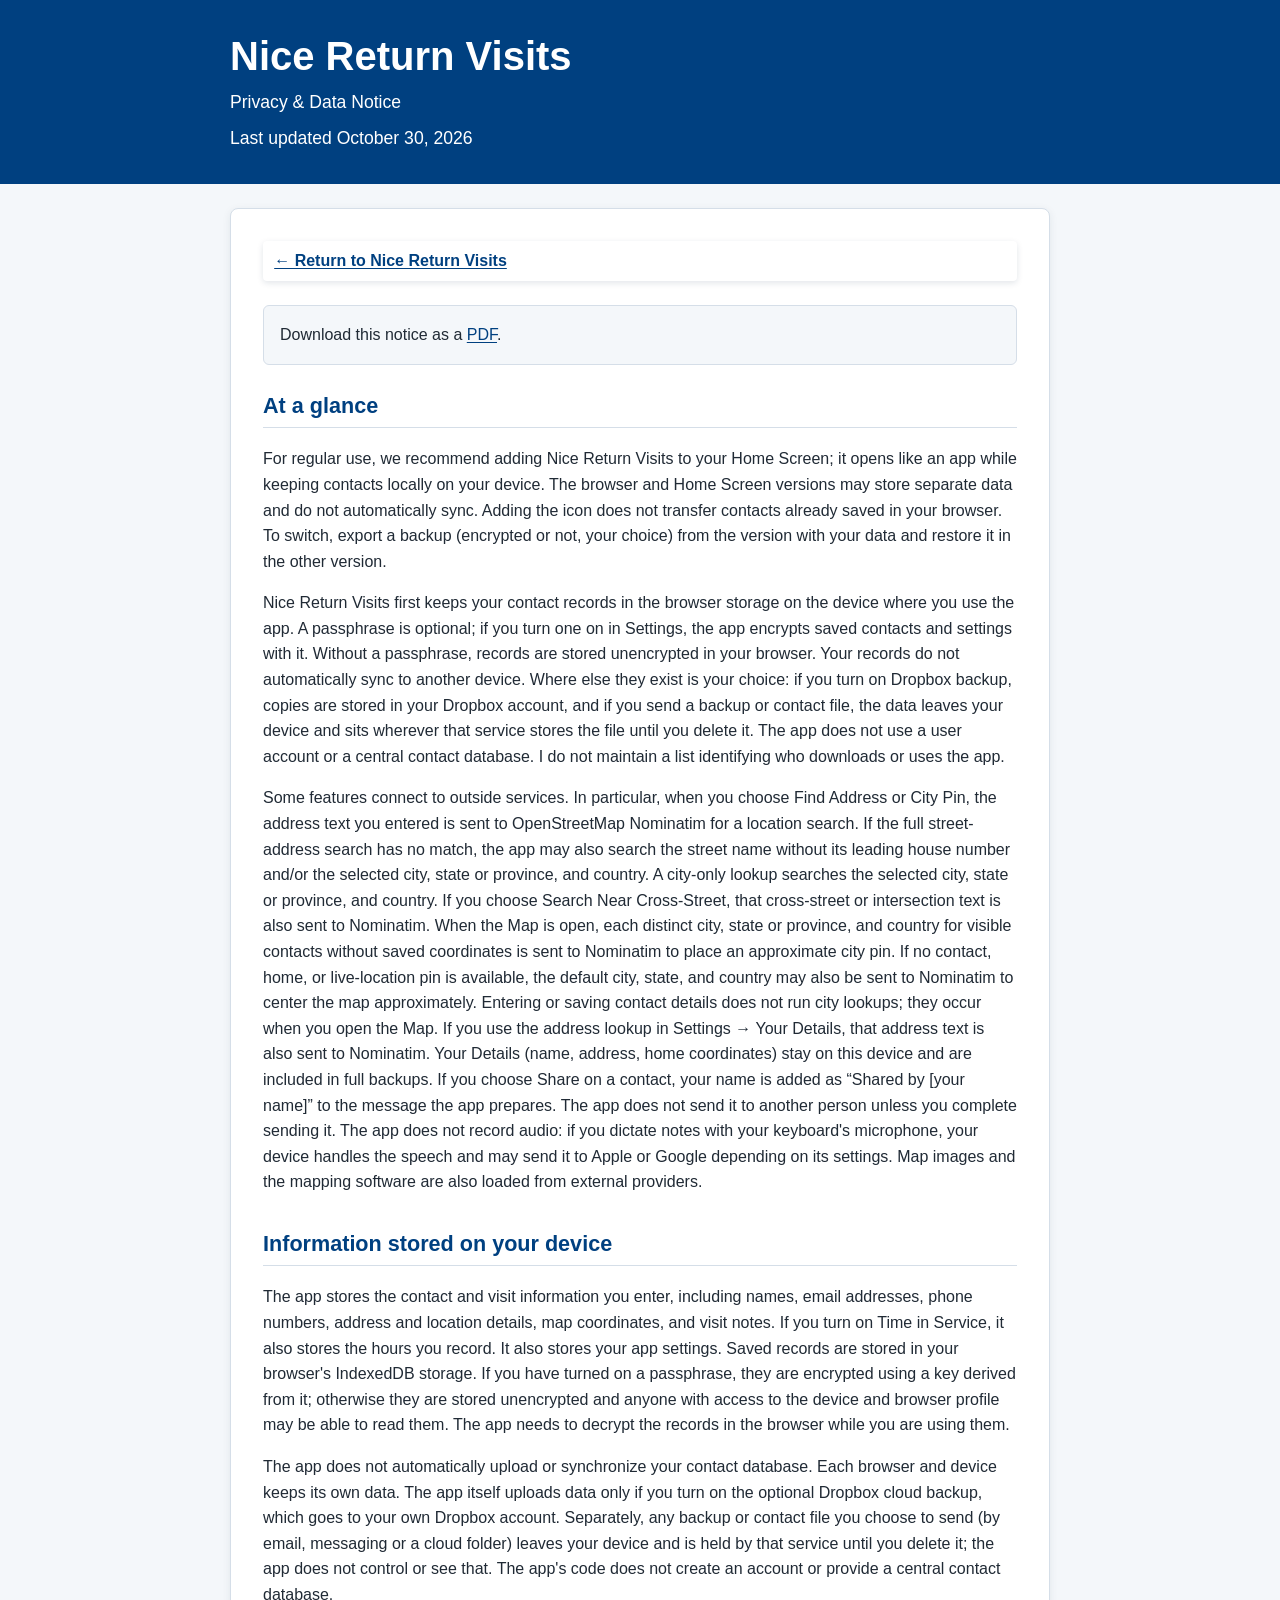
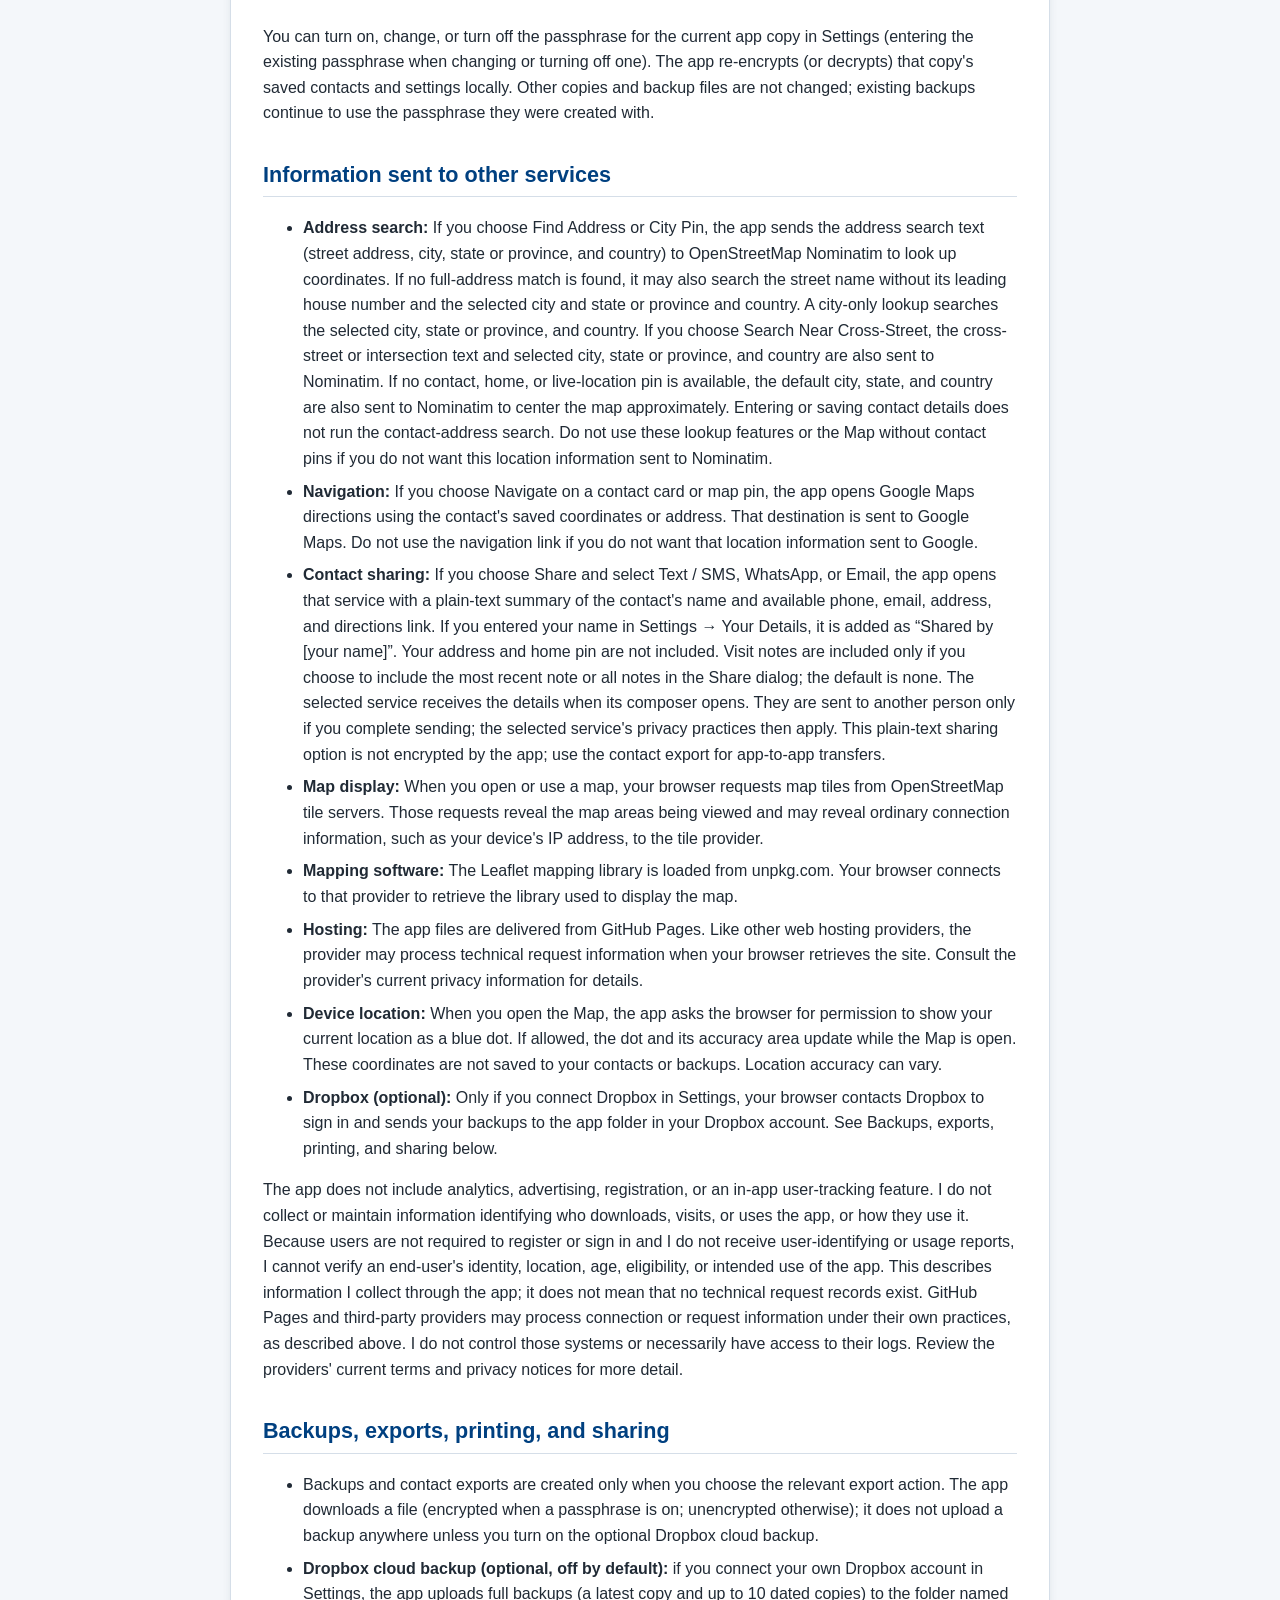
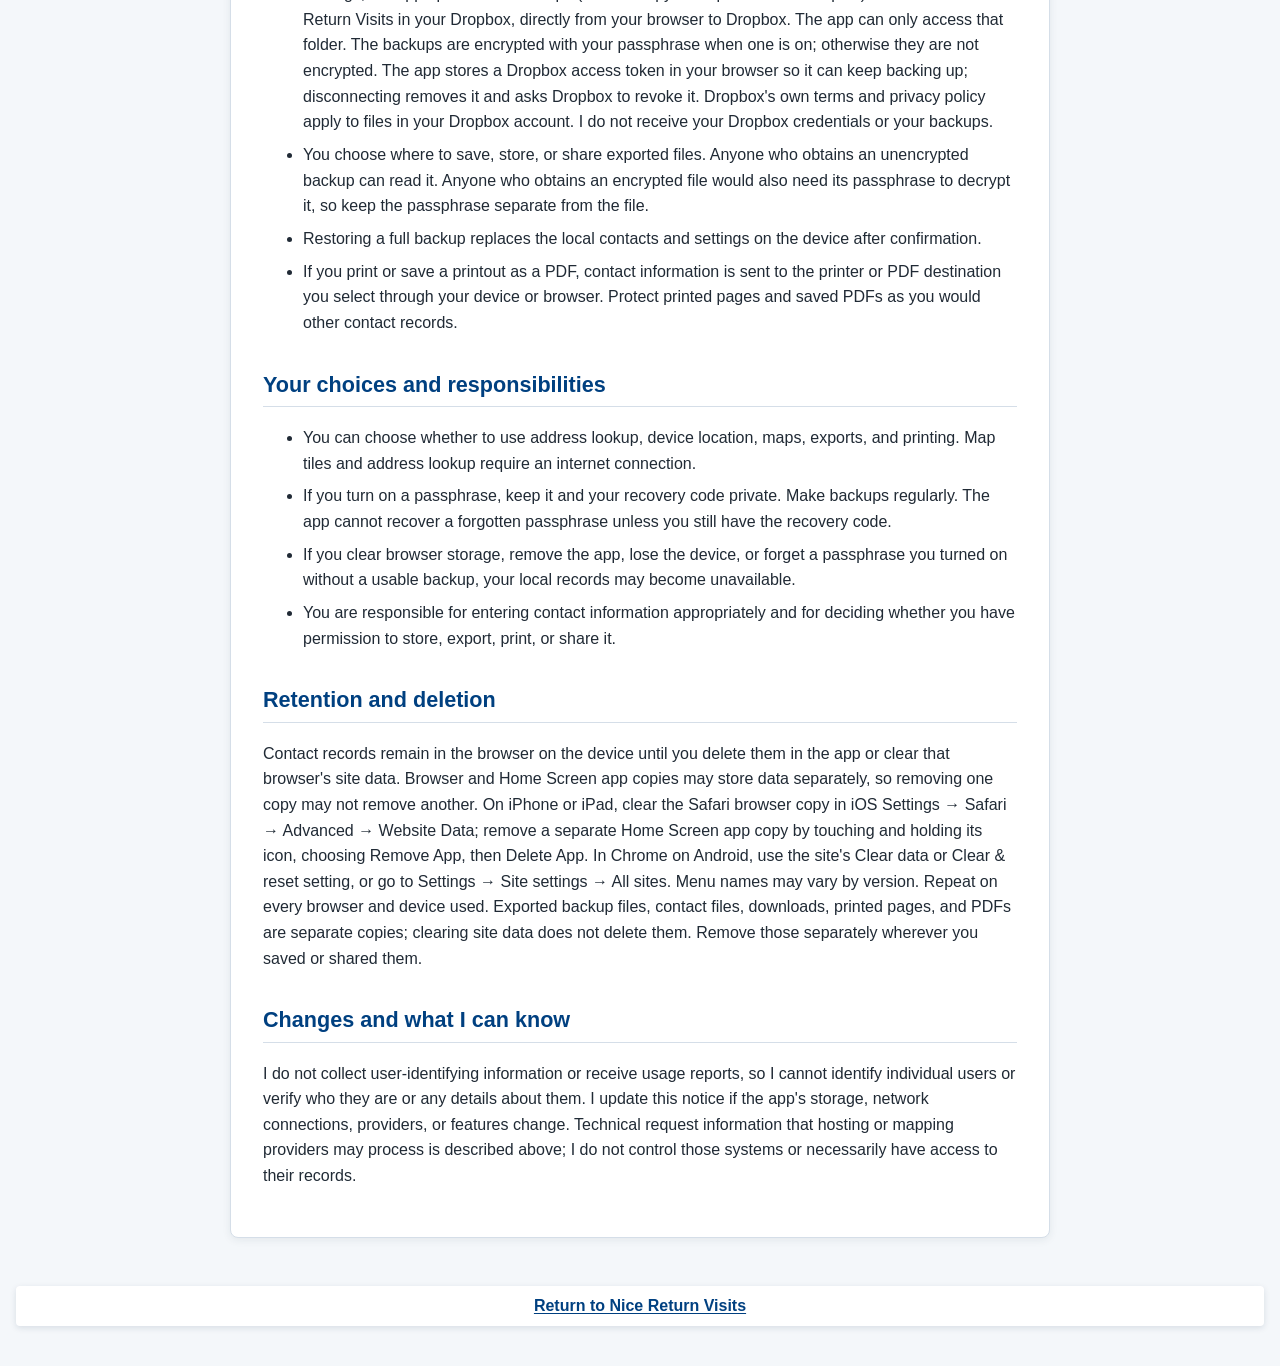
<file: privacy.html>
<!doctype html>
<html lang="en">
  <head>
    <meta charset="utf-8" />
    <meta name="viewport" content="width=device-width, initial-scale=1" />
    <meta
      name="description"
      content="Privacy and data information for Nice Return Visits."
    />
    <title>Nice Return Visits - Privacy &amp; Data Notice</title>
    <style>
      :root {
        color-scheme: light;
        font-family: Arial, Helvetica, sans-serif;
        color: #202a35;
        background: #f4f7fa;
        line-height: 1.6;
      }

      * {
        box-sizing: border-box;
      }

      body {
        margin: 0;
      }

      header {
        padding: 2rem 1rem;
        color: white;
        background: #004080;
      }

      header > div,
      main {
        width: min(100% - 2rem, 820px);
        margin: 0 auto;
      }

      header h1 {
        margin: 0;
        font-size: clamp(1.8rem, 5vw, 2.5rem);
        line-height: 1.2;
      }

      header p {
        margin: 0.5rem 0 0;
        font-size: 1.1rem;
      }

      main {
        margin-top: 1.5rem;
        margin-bottom: 3rem;
        padding: clamp(1rem, 4vw, 2rem);
        background: white;
        border: 1px solid #d5dee8;
        border-radius: 8px;
        box-shadow: 0 2px 8px rgb(20 45 70 / 8%);
      }

      h2 {
        margin-top: 2rem;
        padding-bottom: 0.25rem;
        color: #004080;
        border-bottom: 1px solid #d5dee8;
        font-size: 1.35rem;
      }

      h2:first-of-type {
        margin-top: 0;
      }

      a {
        color: #004080;
        text-underline-offset: 0.15em;
      }

      a:focus-visible {
        outline: 3px solid #d97706;
        outline-offset: 3px;
      }

      .return-to-app {
        display: block;
        position: sticky;
        top: 0;
        z-index: 1;
        width: 100%;
        margin-bottom: 0.5rem;
        padding: 0.45rem 0.7rem;
        border-radius: 4px;
        background: white;
        box-shadow: 0 2px 6px rgb(20 45 70 / 12%);
        font-weight: bold;
      }

      li + li {
        margin-top: 0.45rem;
      }

      .document-link {
        margin: 1.5rem 0;
        padding: 1rem;
        border: 1px solid #d5dee8;
        border-radius: 6px;
        background: #f4f7fa;
      }

      footer {
        padding: 0 1rem 2rem;
        text-align: center;
      }

      @media print {
        :root {
          background: white;
        }

        header {
          padding: 0 0 1rem;
          color: #202a35;
          background: white;
        }

        header > div,
        main {
          width: 100%;
        }

        main {
          margin: 0;
          padding: 0;
          border: 0;
          box-shadow: none;
        }

        .document-link,
        .return-to-app,
        footer {
          display: none;
        }

        a {
          color: inherit;
        }
      }
    </style>
  </head>
  <body>
    <header>
      <div>
        <h1>Nice Return Visits</h1>
        <p>Privacy &amp; Data Notice</p>
        <p>Last updated October 30, 2026</p>
      </div>
    </header>

    <main>
      <a class="return-to-app" href="./">← Return to Nice Return Visits</a>
      <p class="document-link">
        Download this notice as a
        <a href="./docs/Nice-Return-Visits-Privacy-Notice.pdf" download>PDF</a>.
      </p>

      <h2>At a glance</h2>
      <p>
        For regular use, we recommend adding Nice Return Visits to your Home
        Screen; it opens like an app while keeping contacts locally on your
        device. The browser and Home Screen versions may store separate data
        and do not automatically sync. Adding the icon does not transfer
        contacts already saved in your browser. To switch, export a backup
                (encrypted or not, your choice) from the version with your data and
                restore it in the other version.
      </p>
      <p>
                Nice Return Visits first keeps your contact records in the browser storage on
                the device where you use the app. A passphrase is optional; if you turn one on in
                Settings, the app encrypts saved contacts and
                settings with it. Without a passphrase, records are stored unencrypted
                in your browser. Your records do not automatically sync
                to another device. Where else they exist is your choice: if you turn on
                Dropbox backup, copies are stored in your Dropbox account, and if you
                send a backup or contact file, the data leaves your device and sits
                wherever that service stores the file until you delete it. The app does
                not use a user account or a central
                contact database. I do not maintain a list identifying who downloads
                or uses the app.
      </p>
      <p>
        Some features connect to outside services. In particular, when you
        choose Find Address or City Pin, the address text you entered is sent
        to OpenStreetMap Nominatim for a location search. If the full
        street-address search has no match, the app may also search the street
        name without its leading house number and/or the selected city, state
        or province, and country. A city-only lookup searches the selected city,
        state or province, and country. If you
        choose Search Near Cross-Street, that cross-street or intersection text
        is also sent to Nominatim.
        When the Map is open, each distinct city, state or province, and
        country for visible contacts without saved coordinates is sent to Nominatim to place an
        approximate city pin. If no contact, home, or live-location pin is
        available, the default city, state, and country may also be sent to
        Nominatim to center the map approximately. Entering or saving contact details does
        not run city lookups; they occur when you open the Map. If you use the
        address lookup in Settings →
        Your Details, that address text is also sent to Nominatim. Your Details
        (name, address, home coordinates) stay on this device and are included
        in full backups. If you choose Share on a contact, your name is added
        as “Shared by [your name]” to the message the app prepares. The app
        does not send it to another person unless you complete sending it.
        The app does not record audio: if you dictate notes with your keyboard's
        microphone, your device handles the speech and may send it to Apple or
        Google depending on its settings.
        Map images and the mapping software are also loaded from external
        providers.
      </p>

      <h2>Information stored on your device</h2>
      <p>
        The app stores the contact and visit information you enter, including
        names, email addresses, phone numbers, address and location details,
        map coordinates, and visit notes. If you turn on Time in Service, it
        also stores the hours you record. It also stores your app settings.
        Saved records are stored in your browser's IndexedDB storage. If you
        have turned on a passphrase, they are encrypted using
        a key derived from it; otherwise they are stored unencrypted and anyone
        with access to the device and browser profile may be able to read them.
        The app needs to decrypt the
        records in the browser while you are using them.
      </p>
      <p>
        The app does not automatically upload or synchronize your contact
        database. Each browser and device keeps its own data. The app itself uploads
                data only if you turn on the optional Dropbox cloud backup, which goes
                to your own Dropbox account. Separately, any backup or contact file you
                choose to send (by email, messaging or a cloud folder) leaves your
                device and is held by that service until you delete it; the app does
                not control or see that. The app's code
        does not create an account or provide a central contact database.
      </p>
      <p>
        You can turn on, change, or turn off the passphrase for the current app copy in
        Settings (entering the existing passphrase when changing or turning off one). The app
        re-encrypts (or decrypts) that
        copy's saved contacts and settings locally. Other copies and backup
        files are not changed; existing backups continue to use the passphrase
        they were created with.
      </p>

      <h2>Information sent to other services</h2>
      <ul>
        <li>
          <strong>Address search:</strong> If you choose
          Find Address or City Pin, the app sends the address search text
          (street address, city, state or province, and country) to
          OpenStreetMap Nominatim to look
          up coordinates. If no full-address match is found, it may also search
          the street name without its leading house number and the selected city
          and state or province and country. A city-only lookup searches the
          selected city, state or province, and country. If you choose Search
          Near Cross-Street, the cross-street or intersection text and selected
          city, state or province, and country are also sent to
          Nominatim. If no contact, home, or live-location pin is available,
          the default city, state, and country are also sent to Nominatim to
          center the map approximately. Entering or saving contact
          details does not run the contact-address search. Do not use
          these lookup features or the Map without contact pins if you do not
          want this location information sent to Nominatim.
        </li>
        <li>
          <strong>Navigation:</strong> If you choose Navigate on a contact
          card or map pin, the app opens Google Maps directions using the
          contact's saved coordinates or address. That destination is sent to
          Google Maps. Do not use the navigation link if you do not want that
          location information sent to Google.
        </li>
        <li>
          <strong>Contact sharing:</strong> If you choose Share and select
          Text / SMS, WhatsApp, or Email, the app opens that service with a
          plain-text summary of the contact's name and available phone, email,
          address, and directions link. If you entered your name in Settings →
          Your Details, it is added as “Shared by [your name]”. Your address
          and home pin are not included. Visit notes are included only if you
          choose to include the most recent note or all notes in the Share
          dialog; the default is none. The selected service receives the
          details when its composer opens. They are sent to another person
          only if you complete sending; the selected service's privacy
          practices then apply. This plain-text sharing option is not encrypted
          by the app; use the contact export for app-to-app transfers.
        </li>
        <li>
          <strong>Map display:</strong> When you open or use a map, your browser
          requests map tiles from OpenStreetMap tile servers. Those requests
          reveal the map areas being viewed and may reveal ordinary connection
          information, such as your device's IP address, to the tile provider.
        </li>
        <li>
          <strong>Mapping software:</strong> The Leaflet mapping library is
          loaded from unpkg.com. Your browser connects to that provider to
          retrieve the library used to display the map.
        </li>
        <li>
          <strong>Hosting:</strong> The app files are delivered from GitHub
          Pages. Like other web hosting providers, the provider may process
          technical request information when your browser retrieves the site.
          Consult the provider's current privacy information for details.
        </li>
        <li>
          <strong>Device location:</strong> When you open the Map, the app
          asks the browser for permission to show your current location as a
          blue dot. If allowed, the dot and its accuracy area update while the
          Map is open. These coordinates are not saved to your contacts or
          backups. Location accuracy can vary.
        </li>
        <li>
          <strong>Dropbox (optional):</strong> Only if you connect Dropbox in
          Settings, your browser contacts Dropbox to sign in and sends your
          backups to the app folder in your Dropbox account. See
          Backups, exports, printing, and sharing below.
        </li>
      </ul>
      <p>
        The app does not include analytics, advertising, registration, or an
        in-app user-tracking feature. I do not collect or maintain information
        identifying who downloads, visits, or uses the app, or how they use it.
        Because users are not required to register or sign in and I do not
        receive user-identifying or usage reports, I cannot verify an
        end-user's identity, location, age, eligibility, or intended use of the
        app. This describes information I collect through the app; it does not
        mean that no technical request records exist. GitHub Pages and
        third-party providers may process connection or request information
        under their own practices, as described above. I do not control those
        systems or necessarily have access to their logs. Review the providers'
        current terms and privacy notices for more detail.
      </p>

      <h2>Backups, exports, printing, and sharing</h2>
      <ul>
        <li>
          Backups and contact exports are created only when you choose the
          relevant export action. The app downloads a file (encrypted when a
          passphrase is on; unencrypted otherwise); it does
          not upload a backup anywhere unless you turn on the optional Dropbox
          cloud backup.
        </li>
        <li>
          <strong>Dropbox cloud backup (optional, off by default):</strong> if
          you connect your own Dropbox account in Settings, the app uploads
          full backups (a latest copy and up to 10 dated copies) to the
          folder named Return Visits in your Dropbox, directly from your browser
          to Dropbox. The app can only access that folder. The backups are
          encrypted with your passphrase when one is on; otherwise they are
          not encrypted. The app stores a Dropbox access token in your
          browser so it can keep backing up; disconnecting removes it and
          asks Dropbox to revoke it. Dropbox's own terms and privacy policy
          apply to files in your Dropbox account. I do not receive your
          Dropbox credentials or your backups.
        </li>
        <li>
          You choose where to save, store, or share exported files. Anyone who
          obtains an unencrypted backup can read it. Anyone who obtains an
          encrypted file would also need its passphrase to decrypt
          it, so keep the passphrase separate from the file.
        </li>
        <li>
          Restoring a full backup replaces the local contacts and settings on
          the device after confirmation.
        </li>
        <li>
          If you print or save a printout as a PDF, contact information is sent
          to the printer or PDF destination you select through your device or
          browser. Protect printed pages and saved PDFs as you would other
          contact records.
        </li>
      </ul>

      <h2>Your choices and responsibilities</h2>
      <ul>
        <li>
          You can choose whether to use address lookup, device location, maps,
          exports, and printing. Map tiles and address lookup require an
          internet connection.
        </li>
        <li>
          If you turn on a passphrase, keep it and your recovery code private.
          Make backups regularly. The app cannot recover a forgotten passphrase
          unless you still have the recovery code.
        </li>
        <li>
          If you clear browser storage, remove the app, lose the device, or
          forget a passphrase you turned on without a usable backup, your local records may
          become unavailable.
        </li>
        <li>
          You are responsible for entering contact information appropriately
          and for deciding whether you have permission to store, export, print,
          or share it.
        </li>
      </ul>

      <h2>Retention and deletion</h2>
      <p>
        Contact records remain in the browser on the device until you delete
        them in the app or clear that browser's site data. Browser and
        Home Screen app copies may store data separately, so removing one copy
        may not remove another. On iPhone or iPad, clear the Safari browser
        copy in iOS Settings → Safari → Advanced → Website Data; remove a
        separate Home Screen app copy by touching and holding its icon,
        choosing Remove App, then Delete App. In Chrome on Android, use the
        site's Clear data or Clear &amp; reset setting, or go to Settings →
        Site settings → All sites. Menu names may vary by version. Repeat on
        every browser and device used.
        Exported backup files, contact files, downloads, printed pages, and
        PDFs are separate copies; clearing site data does not delete them.
        Remove those separately wherever you saved or shared them.
      </p>

      <h2>Changes and what I can know</h2>
      <p>
        I do not collect user-identifying information or receive usage reports,
        so I cannot identify individual users or verify who they are or any
        details about them. I update this notice if the app's storage, network
        connections, providers, or features change. Technical request
        information that hosting or mapping providers may process is described
        above; I do not control those systems or necessarily have access to
        their records.
      </p>
    </main>

    <footer>
      <a class="return-to-app" href="./">Return to Nice Return Visits</a>
    </footer>
    <script>
      const privacyReturnLinks = document.querySelectorAll(".return-to-app");
      const privacyReferrer = document.referrer
        ? new URL(document.referrer)
        : null;
      privacyReturnLinks.forEach((link) => {
        if (
          privacyReferrer &&
          privacyReferrer.origin === window.location.origin
        ) {
          link.href = privacyReferrer.href;
          link.addEventListener("click", (event) => {
            if (window.history.length > 1) {
              event.preventDefault();
              window.history.back();
            }
          });
        }
      });
    </script>
  </body>
</html>
</file>
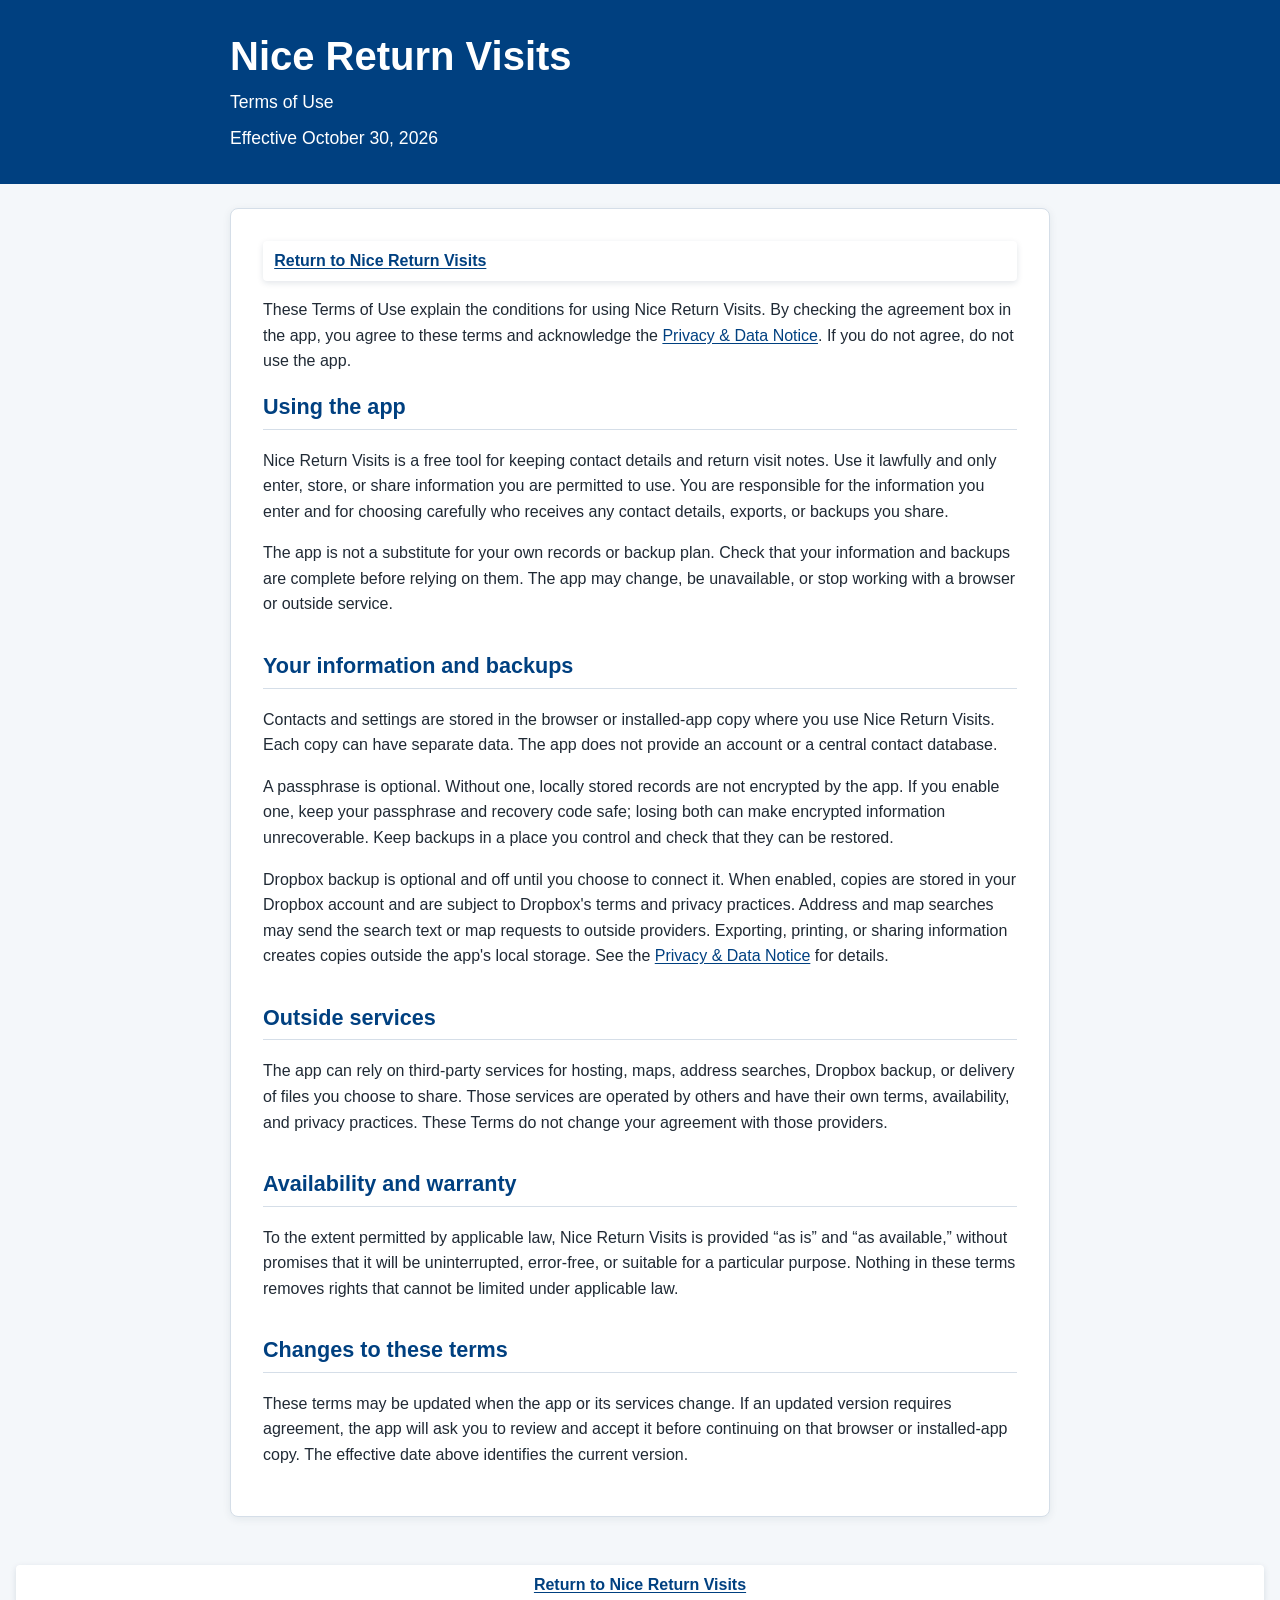
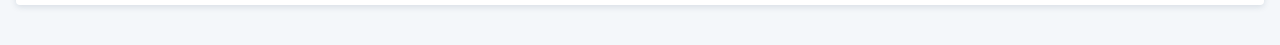
<file: terms.html>
<!doctype html>
<html lang="en">
  <head>
    <meta charset="utf-8" />
    <meta name="viewport" content="width=device-width, initial-scale=1" />
    <meta
      name="description"
      content="Terms for using Nice Return Visits."
    />
    <title>Nice Return Visits - Terms of Use</title>
    <style>
      :root {
        color-scheme: light;
        font-family: Arial, Helvetica, sans-serif;
        color: #202a35;
        background: #f4f7fa;
        line-height: 1.6;
      }

      * {
        box-sizing: border-box;
      }

      body {
        margin: 0;
      }

      header {
        padding: 2rem 1rem;
        color: white;
        background: #004080;
      }

      header > div,
      main {
        width: min(100% - 2rem, 820px);
        margin: 0 auto;
      }

      header h1 {
        margin: 0;
        font-size: clamp(1.8rem, 5vw, 2.5rem);
        line-height: 1.2;
      }

      header p {
        margin: 0.5rem 0 0;
        font-size: 1.1rem;
      }

      main {
        margin-top: 1.5rem;
        margin-bottom: 3rem;
        padding: clamp(1rem, 4vw, 2rem);
        background: white;
        border: 1px solid #d5dee8;
        border-radius: 8px;
        box-shadow: 0 2px 8px rgb(20 45 70 / 8%);
      }

      h2 {
        margin-top: 2rem;
        padding-bottom: 0.25rem;
        color: #004080;
        border-bottom: 1px solid #d5dee8;
        font-size: 1.35rem;
      }

      h2:first-of-type {
        margin-top: 1rem;
      }

      a {
        color: #004080;
        text-underline-offset: 0.15em;
      }

      a:focus-visible {
        outline: 3px solid #d97706;
        outline-offset: 3px;
      }

      .return-to-app {
        display: block;
        position: sticky;
        top: 0;
        z-index: 1;
        width: 100%;
        margin-bottom: 0.5rem;
        padding: 0.45rem 0.7rem;
        border-radius: 4px;
        background: white;
        box-shadow: 0 2px 6px rgb(20 45 70 / 12%);
        font-weight: bold;
      }

      footer {
        padding: 0 1rem 2rem;
        text-align: center;
      }

      @media print {
        :root {
          background: white;
        }

        header {
          padding: 0 0 1rem;
          color: #202a35;
          background: white;
        }

        header > div,
        main {
          width: 100%;
        }

        main {
          margin: 0;
          padding: 0;
          border: 0;
          box-shadow: none;
        }

        .return-to-app,
        footer {
          display: none;
        }
      }
    </style>
  </head>
  <body>
    <header>
      <div>
        <h1>Nice Return Visits</h1>
        <p>Terms of Use</p>
        <p>Effective October 30, 2026</p>
      </div>
    </header>

    <main>
      <a class="return-to-app" href="./">← Return to Nice Return Visits</a>
      <p>
        These Terms of Use explain the conditions for using Nice Return Visits.
        By checking the agreement box in the app, you agree to these terms and
        acknowledge the
        <a href="./privacy.html">Privacy &amp; Data Notice</a>. If you do not
        agree, do not use the app.
      </p>

      <h2>Using the app</h2>
      <p>
        Nice Return Visits is a free tool for keeping contact details and return
        visit notes. Use it lawfully and only enter, store, or share information
        you are permitted to use. You are responsible for the information you
        enter and for choosing carefully who receives any contact details,
        exports, or backups you share.
      </p>
      <p>
        The app is not a substitute for your own records or backup plan. Check
        that your information and backups are complete before relying on them.
        The app may change, be unavailable, or stop working with a browser or
        outside service.
      </p>

      <h2>Your information and backups</h2>
      <p>
        Contacts and settings are stored in the browser or installed-app copy
        where you use Nice Return Visits. Each copy can have separate data. The app
        does not provide an account or a central contact database.
      </p>
      <p>
        A passphrase is optional. Without one, locally stored records are not
        encrypted by the app. If you enable one, keep your passphrase and
        recovery code safe; losing both can make encrypted information
        unrecoverable. Keep backups in a place you control and check that they
        can be restored.
      </p>
      <p>
        Dropbox backup is optional and off until you choose to connect it.
        When enabled, copies are stored in your Dropbox account and are subject
        to Dropbox's terms and privacy practices. Address and map searches may
        send the search text or map requests to outside providers. Exporting,
        printing, or sharing information creates copies outside the app's local
        storage. See the
        <a href="./privacy.html">Privacy &amp; Data Notice</a> for details.
      </p>

      <h2>Outside services</h2>
      <p>
        The app can rely on third-party services for hosting, maps, address
        searches, Dropbox backup, or delivery of files you choose to share.
        Those services are operated by others and have their own terms,
        availability, and privacy practices. These Terms do not change your
        agreement with those providers.
      </p>

      <h2>Availability and warranty</h2>
      <p>
        To the extent permitted by applicable law, Nice Return Visits is provided
        “as is” and “as available,” without promises that it will be
        uninterrupted, error-free, or suitable for a particular purpose.
        Nothing in these terms removes rights that cannot be limited under
        applicable law.
      </p>

      <h2>Changes to these terms</h2>
      <p>
        These terms may be updated when the app or its services change. If an
        updated version requires agreement, the app will ask you to review and
        accept it before continuing on that browser or installed-app copy.
        The effective date above identifies the current version.
      </p>
    </main>

    <footer>
      <a class="return-to-app" href="./">Return to Nice Return Visits</a>
    </footer>
    <script>
      const termsReturnLinks = document.querySelectorAll(".return-to-app");
      const termsReferrer = document.referrer
        ? new URL(document.referrer)
        : null;
      termsReturnLinks.forEach((link) => {
        if (termsReferrer && termsReferrer.origin === window.location.origin) {
          link.href = termsReferrer.href;
          link.addEventListener("click", (event) => {
            if (window.history.length > 1) {
              event.preventDefault();
              window.history.back();
            }
          });
        } else {
          link.textContent = "Return to Nice Return Visits";
        }
      });
    </script>
  </body>
</html>
</file>
